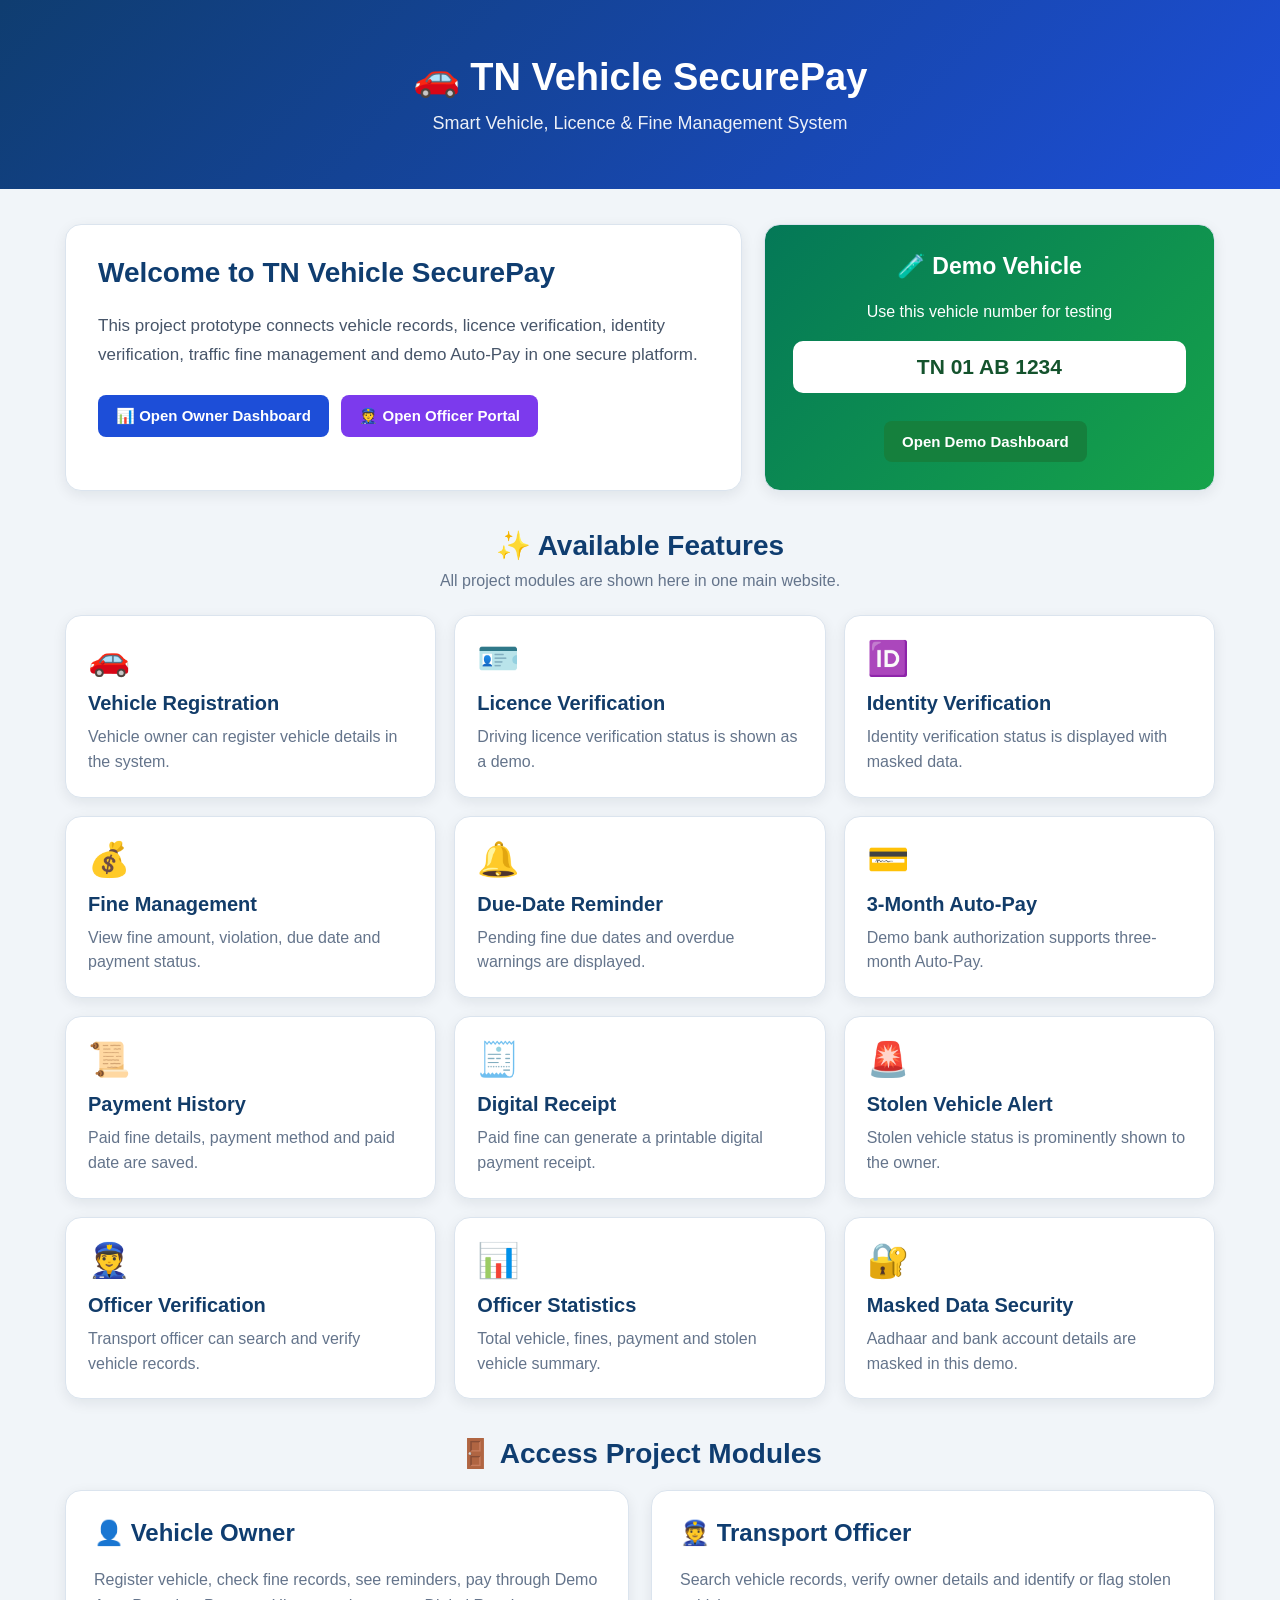
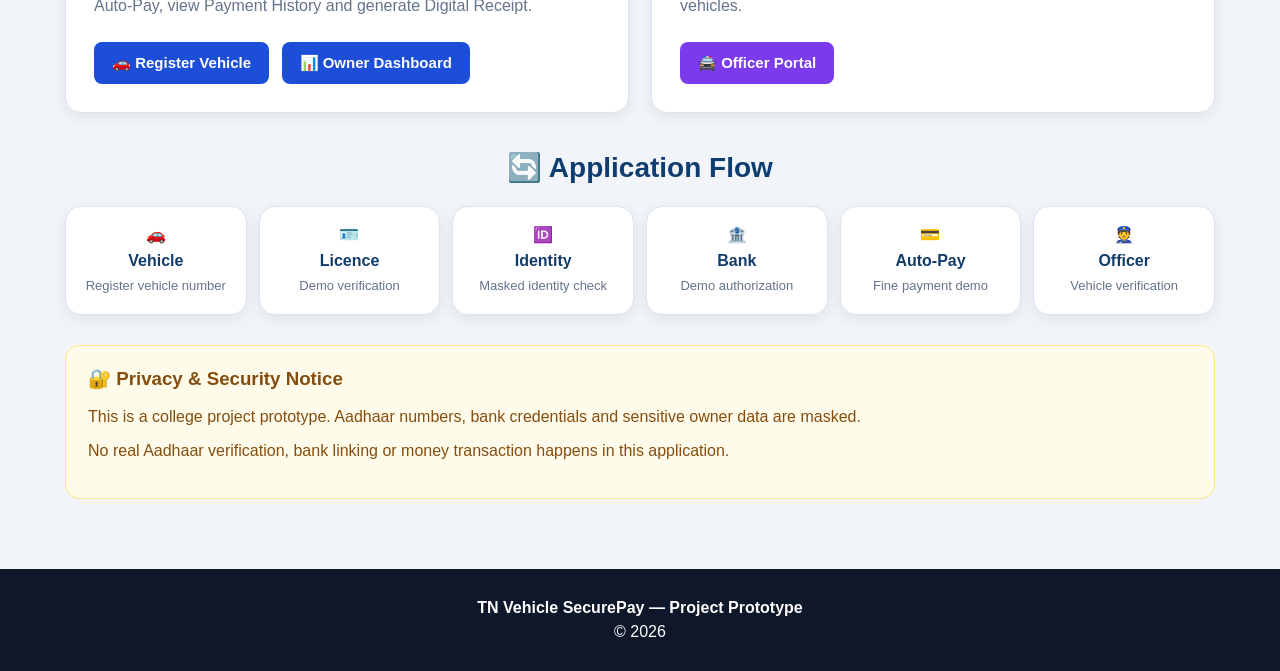
<file: index.html>
<!DOCTYPE html>
<html lang="en">
<head>
    <meta charset="UTF-8">
    <meta
        name="viewport"
        content="width=device-width, initial-scale=1.0"
    >

    <title>TN Vehicle SecurePay</title>

    <style>
        * {
            box-sizing: border-box;
        }

        body {
            margin: 0;
            font-family: Arial, sans-serif;
            color: #1e293b;
            background: #f1f5f9;
        }

        header {
            padding: 55px 20px;
            text-align: center;
            color: white;
            background: linear-gradient(135deg, #0f3d70, #1d4ed8);
        }

        header h1 {
            margin: 0;
            font-size: 38px;
        }

        header p {
            margin: 14px 0 0;
            font-size: 18px;
            opacity: 0.92;
        }

        .container {
            width: min(1150px, 92%);
            margin: 0 auto;
            padding: 35px 0;
        }

        .hero {
            display: grid;
            grid-template-columns: 1.5fr 1fr;
            gap: 22px;
            align-items: stretch;
            margin-bottom: 28px;
        }

        .hero-text,
        .demo-box,
        .section-card,
        .feature-card,
        .flow-card {
            border: 1px solid #dbe4ee;
            border-radius: 16px;
            background: white;
            box-shadow: 0 4px 14px rgba(15, 23, 42, 0.08);
        }

        .hero-text {
            padding: 32px;
        }

        .hero-text h2 {
            margin-top: 0;
            color: #0f3d70;
            font-size: 28px;
        }

        .hero-text p {
            color: #475569;
            line-height: 1.7;
            font-size: 17px;
        }

        .demo-box {
            padding: 28px;
            color: white;
            text-align: center;
            background: linear-gradient(135deg, #047857, #16a34a);
        }

        .demo-box h3 {
            margin-top: 0;
            font-size: 23px;
        }

        .demo-number {
            margin: 20px 0;
            padding: 14px;
            border-radius: 10px;
            color: #14532d;
            font-size: 21px;
            font-weight: bold;
            background: white;
        }

        h2.section-title {
            margin: 38px 0 10px;
            color: #0f3d70;
            text-align: center;
            font-size: 28px;
        }

        .section-subtitle {
            margin: 0 0 25px;
            color: #64748b;
            text-align: center;
        }

        .feature-grid {
            display: grid;
            grid-template-columns: repeat(3, 1fr);
            gap: 18px;
        }

        .feature-card {
            padding: 22px;
            transition: 0.2s ease;
        }

        .feature-card:hover {
            transform: translateY(-4px);
            box-shadow: 0 10px 22px rgba(15, 23, 42, 0.14);
        }

        .feature-icon {
            font-size: 34px;
        }

        .feature-card h3 {
            margin: 14px 0 10px;
            color: #123c69;
            font-size: 20px;
        }

        .feature-card p {
            margin: 0;
            color: #64748b;
            line-height: 1.55;
        }

        .portal-grid {
            display: grid;
            grid-template-columns: repeat(2, 1fr);
            gap: 22px;
            margin-top: 20px;
        }

        .section-card {
            padding: 28px;
        }

        .section-card h2 {
            margin-top: 0;
            color: #0f3d70;
        }

        .section-card p {
            color: #64748b;
            line-height: 1.6;
        }

        button {
            border: none;
            border-radius: 8px;
            padding: 12px 18px;
            margin: 8px 8px 0 0;
            color: white;
            font-size: 15px;
            font-weight: bold;
            cursor: pointer;
            background: #1d4ed8;
        }

        button:hover {
            background: #123c9b;
        }

        .green-button {
            background: #15803d;
        }

        .green-button:hover {
            background: #166534;
        }

        .officer-button {
            background: #7c3aed;
        }

        .officer-button:hover {
            background: #5b21b6;
        }

        .flow-grid {
            display: grid;
            grid-template-columns: repeat(6, 1fr);
            gap: 12px;
            margin-top: 22px;
        }

        .flow-card {
            padding: 18px 10px;
            text-align: center;
        }

        .flow-card strong {
            display: block;
            margin-top: 8px;
            color: #123c69;
        }

        .flow-card span {
            display: block;
            margin-top: 7px;
            color: #64748b;
            font-size: 13px;
            line-height: 1.4;
        }

        .privacy {
            margin-top: 30px;
            padding: 22px;
            border: 1px solid #fde68a;
            border-radius: 14px;
            color: #854d0e;
            background: #fffbeb;
        }

        .privacy h3 {
            margin-top: 0;
        }

        footer {
            margin-top: 35px;
            padding: 24px;
            color: white;
            text-align: center;
            background: #0f172a;
        }

        footer p {
            margin: 6px;
        }

        @media (max-width: 850px) {
            .hero,
            .portal-grid {
                grid-template-columns: 1fr;
            }

            .feature-grid {
                grid-template-columns: repeat(2, 1fr);
            }

            .flow-grid {
                grid-template-columns: repeat(3, 1fr);
            }
        }

        @media (max-width: 520px) {
            header h1 {
                font-size: 29px;
            }

            .feature-grid,
            .flow-grid {
                grid-template-columns: 1fr;
            }
        }
    </style>
</head>

<body>

    <header>
        <h1>🚗 TN Vehicle SecurePay</h1>
        <p>Smart Vehicle, Licence & Fine Management System</p>
    </header>

    <main class="container">

        <section class="hero">
            <div class="hero-text">
                <h2>Welcome to TN Vehicle SecurePay</h2>

                <p>
                    This project prototype connects vehicle records,
                    licence verification, identity verification, traffic fine
                    management and demo Auto-Pay in one secure platform.
                </p>

                <button onclick="openOwnerDashboard()">
                    📊 Open Owner Dashboard
                </button>

                <button
                    class="officer-button"
                    onclick="openOfficerPortal()"
                >
                    👮 Open Officer Portal
                </button>
            </div>

            <div class="demo-box">
                <h3>🧪 Demo Vehicle</h3>

                <p>Use this vehicle number for testing</p>

                <div class="demo-number">
                    TN 01 AB 1234
                </div>

                <button
                    class="green-button"
                    onclick="openDemoDashboard()"
                >
                    Open Demo Dashboard
                </button>
            </div>
        </section>

        <h2 class="section-title">✨ Available Features</h2>

        <p class="section-subtitle">
            All project modules are shown here in one main website.
        </p>

        <section class="feature-grid">

            <div class="feature-card">
                <div class="feature-icon">🚗</div>
                <h3>Vehicle Registration</h3>
                <p>
                    Vehicle owner can register vehicle details in the system.
                </p>
            </div>

            <div class="feature-card">
                <div class="feature-icon">🪪</div>
                <h3>Licence Verification</h3>
                <p>
                    Driving licence verification status is shown as a demo.
                </p>
            </div>

            <div class="feature-card">
                <div class="feature-icon">🆔</div>
                <h3>Identity Verification</h3>
                <p>
                    Identity verification status is displayed with masked data.
                </p>
            </div>

            <div class="feature-card">
                <div class="feature-icon">💰</div>
                <h3>Fine Management</h3>
                <p>
                    View fine amount, violation, due date and payment status.
                </p>
            </div>

            <div class="feature-card">
                <div class="feature-icon">🔔</div>
                <h3>Due-Date Reminder</h3>
                <p>
                    Pending fine due dates and overdue warnings are displayed.
                </p>
            </div>

            <div class="feature-card">
                <div class="feature-icon">💳</div>
                <h3>3-Month Auto-Pay</h3>
                <p>
                    Demo bank authorization supports three-month Auto-Pay.
                </p>
            </div>

            <div class="feature-card">
                <div class="feature-icon">📜</div>
                <h3>Payment History</h3>
                <p>
                    Paid fine details, payment method and paid date are saved.
                </p>
            </div>

            <div class="feature-card">
                <div class="feature-icon">🧾</div>
                <h3>Digital Receipt</h3>
                <p>
                    Paid fine can generate a printable digital payment receipt.
                </p>
            </div>

            <div class="feature-card">
                <div class="feature-icon">🚨</div>
                <h3>Stolen Vehicle Alert</h3>
                <p>
                    Stolen vehicle status is prominently shown to the owner.
                </p>
            </div>

            <div class="feature-card">
                <div class="feature-icon">👮</div>
                <h3>Officer Verification</h3>
                <p>
                    Transport officer can search and verify vehicle records.
                </p>
            </div>

            <div class="feature-card">
                <div class="feature-icon">📊</div>
                <h3>Officer Statistics</h3>
                <p>
                    Total vehicle, fines, payment and stolen vehicle summary.
                </p>
            </div>

            <div class="feature-card">
                <div class="feature-icon">🔐</div>
                <h3>Masked Data Security</h3>
                <p>
                    Aadhaar and bank account details are masked in this demo.
                </p>
            </div>

        </section>

        <h2 class="section-title">🚪 Access Project Modules</h2>

        <section class="portal-grid">

            <div class="section-card">
                <h2>👤 Vehicle Owner</h2>

                <p>
                    Register vehicle, check fine records, see reminders,
                    pay through Demo Auto-Pay, view Payment History and
                    generate Digital Receipt.
                </p>

                <button onclick="openOwnerRegistration()">
                    🚗 Register Vehicle
                </button>

                <button onclick="openOwnerDashboard()">
                    📊 Owner Dashboard
                </button>
            </div>

            <div class="section-card">
                <h2>👮 Transport Officer</h2>

                <p>
                    Search vehicle records, verify owner details and
                    identify or flag stolen vehicles.
                </p>

                <button
                    class="officer-button"
                    onclick="openOfficerPortal()"
                >
                    🚔 Officer Portal
                </button>
            </div>

        </section>

        <h2 class="section-title">🔄 Application Flow</h2>

        <section class="flow-grid">

            <div class="flow-card">
                🚗
                <strong>Vehicle</strong>
                <span>Register vehicle number</span>
            </div>

            <div class="flow-card">
                🪪
                <strong>Licence</strong>
                <span>Demo verification</span>
            </div>

            <div class="flow-card">
                🆔
                <strong>Identity</strong>
                <span>Masked identity check</span>
            </div>

            <div class="flow-card">
                🏦
                <strong>Bank</strong>
                <span>Demo authorization</span>
            </div>

            <div class="flow-card">
                💳
                <strong>Auto-Pay</strong>
                <span>Fine payment demo</span>
            </div>

            <div class="flow-card">
                👮
                <strong>Officer</strong>
                <span>Vehicle verification</span>
            </div>

        </section>

        <section class="privacy">
            <h3>🔐 Privacy & Security Notice</h3>

            <p>
                This is a college project prototype. Aadhaar numbers,
                bank credentials and sensitive owner data are masked.
            </p>

            <p>
                No real Aadhaar verification, bank linking or money transaction
                happens in this application.
            </p>
        </section>

    </main>

    <footer>
        <p><strong>TN Vehicle SecurePay — Project Prototype</strong></p>
        <p>© 2026</p>
    </footer>

    <script>
        function openOwnerRegistration() {
            window.location.href = "owner-register.html";
        }

        function openOwnerDashboard() {
            window.location.href = "owner-dashboard.html";
        }

        function openOfficerPortal() {
            window.location.href = "admin.html";
        }

        function openDemoDashboard() {
            window.location.href =
                "owner-dashboard.html?vehicle=TN%2001%20AB%201234";
        }
    </script>

</body>
</html>
</file>
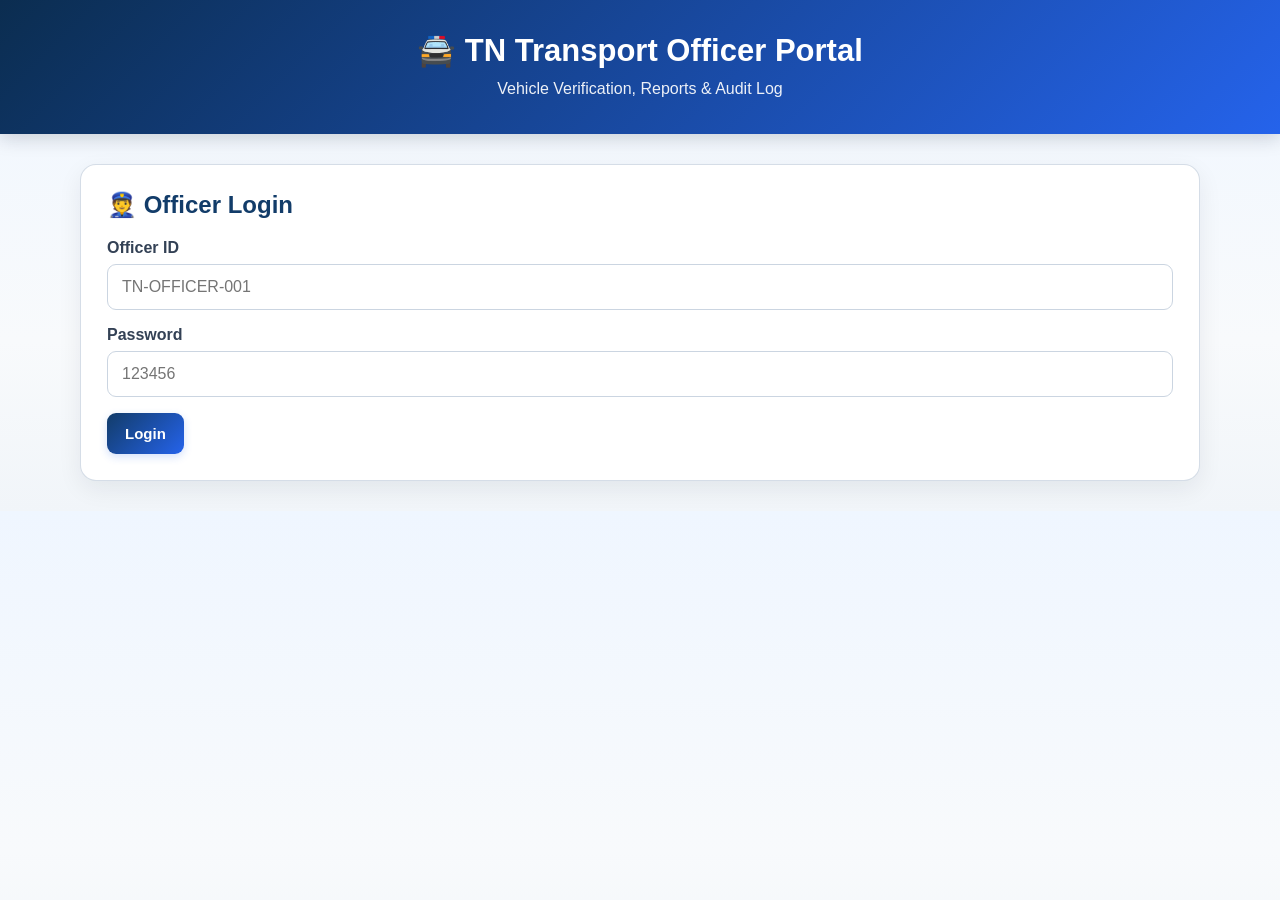
<file: admin.html>
<!DOCTYPE html>
<html lang="en">

<head>
    <meta charset="UTF-8">

    <meta
        name="viewport"
        content="width=device-width, initial-scale=1.0"
    >

    <title>Officer Portal</title>

    <link rel="stylesheet" href="style.css">

    <style>
        .hidden {
            display: none;
        }

        .stats-grid {
            display: grid;
            grid-template-columns: repeat(4, 1fr);
            gap: 14px;
            margin: 18px 0;
        }

        .stat-box {
            padding: 18px;
            border-radius: 12px;
            text-align: center;
            border: 1px solid #dbe4ee;
            background: #f8fafc;
        }

        .stat-box h4 {
            margin: 0;
            color: #475569;
        }

        .stat-box p {
            margin: 10px 0 0;
            color: #123c69;
            font-size: 25px;
            font-weight: bold;
        }

        .report-grid {
            display: grid;
            grid-template-columns: repeat(2, 1fr);
            gap: 18px;
        }

        .chart-box {
            padding: 20px;
            border: 1px solid #dbe4ee;
            border-radius: 12px;
            background: #f8fafc;
        }

        .chart-box h3 {
            margin-top: 0;
            color: #123c69;
        }

        .chart-row {
            margin: 18px 0;
        }

        .chart-label {
            display: flex;
            justify-content: space-between;
            margin-bottom: 7px;
            font-weight: bold;
        }

        .chart-track {
            overflow: hidden;
            height: 22px;
            border-radius: 20px;
            background: #e2e8f0;
        }

        .chart-fill {
            height: 100%;
            min-width: 3%;
            border-radius: 20px;
        }

        .paid-fill {
            background: #16a34a;
        }

        .pending-fill {
            background: #dc2626;
        }

        .fine-card,
        .audit-card {
            padding: 16px;
            margin-top: 12px;
            border: 1px solid #dbe4ee;
            border-radius: 10px;
            background: #f8fafc;
        }

        .audit-card {
            border-left: 5px solid #7c3aed;
        }

        .stolen-card {
            padding: 17px;
            margin: 15px 0;
            border-radius: 10px;
            color: #991b1b;
            border: 1px solid #fca5a5;
            background: #fef2f2;
        }

        .normal-card {
            padding: 17px;
            margin: 15px 0;
            border-radius: 10px;
            color: #166534;
            border: 1px solid #86efac;
            background: #f0fdf4;
        }

        .danger-button {
            background: #dc2626;
        }

        .normal-button {
            background: #15803d;
        }

        .logout {
            background: #475569;
        }

        .paid {
            color: #15803d;
            font-weight: bold;
        }

        .pending {
            color: #dc2626;
            font-weight: bold;
        }

        .report-table {
            width: 100%;
            margin-top: 16px;
            border-collapse: collapse;
        }

        .report-table th,
        .report-table td {
            padding: 12px;
            text-align: left;
            border-bottom: 1px solid #dbe4ee;
        }

        .report-table th {
            color: white;
            background: #123c69;
        }

        /* ==============================
           FINE MANAGEMENT
        ============================== */

        .fine-management {
            padding: 20px;
            margin-top: 18px;
            border: 1px solid #bfdbfe;
            border-radius: 12px;
            background: #eff6ff;
        }

        .fine-management h3 {
            margin-top: 0;
            color: #123c69;
        }

        .fine-management label {
            display: block;
            margin-top: 14px;
            margin-bottom: 7px;
            font-weight: bold;
            color: #1e293b;
        }

        .fine-management select,
        .fine-management input {
            width: 100%;
            box-sizing: border-box;
            padding: 13px;
            border: 1px solid #cbd5e1;
            border-radius: 8px;
            font-size: 16px;
            background: white;
        }

        .fine-management button {
            margin-top: 18px;
        }

        .fine-success {
            padding: 14px;
            margin-top: 15px;
            border-radius: 8px;
            color: #166534;
            border: 1px solid #86efac;
            background: #dcfce7;
        }

        .fine-error {
            padding: 14px;
            margin-top: 15px;
            border-radius: 8px;
            color: #991b1b;
            border: 1px solid #fca5a5;
            background: #fee2e2;
        }

        .selected-vehicle {
            padding: 12px;
            margin-bottom: 15px;
            border-radius: 8px;
            color: #1e3a8a;
            background: #dbeafe;
            border: 1px solid #93c5fd;
            font-weight: bold;
        }

        @media (max-width: 850px) {

            .stats-grid {
                grid-template-columns: repeat(2, 1fr);
            }

            .report-grid {
                grid-template-columns: 1fr;
            }

            .report-table {
                font-size: 13px;
            }
        }

        @media (max-width: 480px) {

            .stats-grid {
                grid-template-columns: 1fr;
            }
        }
    </style>
</head>

<body>

    <header>
        <h1>🚔 TN Transport Officer Portal</h1>
        <p>Vehicle Verification, Reports & Audit Log</p>
    </header>

    <div class="container">

        <!-- ==============================
             LOGIN
        ============================== -->

        <div class="card" id="loginSection">

            <h2>👮 Officer Login</h2>

            <label>Officer ID</label>

            <input
                id="officerId"
                type="text"
                placeholder="TN-OFFICER-001"
            >

            <label>Password</label>

            <input
                id="officerPassword"
                type="password"
                placeholder="123456"
            >

            <button onclick="login()">
                Login
            </button>

            <div id="loginMessage"></div>

        </div>


        <!-- ==============================
             DASHBOARD
        ============================== -->

        <div id="dashboard" class="hidden">

            <!-- ==============================
                 STATISTICS
            ============================== -->

            <div class="card">

                <h2>📊 Officer Statistics</h2>

                <div class="stats-grid">

                    <div class="stat-box">
                        <h4>Total Vehicles</h4>
                        <p id="totalVehicles">0</p>
                    </div>

                    <div class="stat-box">
                        <h4>Total Fines</h4>
                        <p id="totalFines">0</p>
                    </div>

                    <div class="stat-box">
                        <h4>Pending Fines</h4>
                        <p id="pendingFines">0</p>
                    </div>

                    <div class="stat-box">
                        <h4>Paid Fines</h4>
                        <p id="paidFines">0</p>
                    </div>

                    <div class="stat-box">
                        <h4>Pending Amount</h4>
                        <p id="pendingAmount">₹0</p>
                    </div>

                    <div class="stat-box">
                        <h4>Paid Amount</h4>
                        <p id="paidAmount">₹0</p>
                    </div>

                    <div class="stat-box">
                        <h4>Stolen Vehicles</h4>
                        <p id="stolenVehicles">0</p>
                    </div>

                    <div class="stat-box">
                        <h4>Auto-Pay Active</h4>
                        <p id="autoPayVehicles">0</p>
                    </div>

                </div>

            </div>


            <!-- ==============================
                 REPORTS
            ============================== -->

            <div class="card">

                <h2>📈 Fine Reports & Analytics</h2>

                <div class="report-grid">

                    <div class="chart-box">

                        <h3>Fine Status Report</h3>

                        <div class="chart-row">

                            <div class="chart-label">
                                <span>✅ Paid Fines</span>
                                <span id="paidFineCount">0</span>
                            </div>

                            <div class="chart-track">

                                <div
                                    id="paidFineBar"
                                    class="chart-fill paid-fill"
                                    style="width: 0%;"
                                ></div>

                            </div>

                        </div>


                        <div class="chart-row">

                            <div class="chart-label">
                                <span>⚠️ Pending Fines</span>
                                <span id="pendingFineCount">0</span>
                            </div>

                            <div class="chart-track">

                                <div
                                    id="pendingFineBar"
                                    class="chart-fill pending-fill"
                                    style="width: 0%;"
                                ></div>

                            </div>

                        </div>

                    </div>


                    <div class="chart-box">

                        <h3>Fine Amount Report</h3>

                        <div class="chart-row">

                            <div class="chart-label">
                                <span>✅ Paid Amount</span>
                                <span id="paidAmountReport">₹0</span>
                            </div>

                            <div class="chart-track">

                                <div
                                    id="paidAmountBar"
                                    class="chart-fill paid-fill"
                                    style="width: 0%;"
                                ></div>

                            </div>

                        </div>


                        <div class="chart-row">

                            <div class="chart-label">
                                <span>⚠️ Pending Amount</span>
                                <span id="pendingAmountReport">₹0</span>
                            </div>

                            <div class="chart-track">

                                <div
                                    id="pendingAmountBar"
                                    class="chart-fill pending-fill"
                                    style="width: 0%;"
                                ></div>

                            </div>

                        </div>

                    </div>

                </div>


                <h3>📋 Fine Report Table</h3>

                <div id="reportTableArea">
                    Loading report...
                </div>

            </div>


            <!-- ==============================
                 SEARCH VEHICLE
            ============================== -->

            <div class="card">

                <h2>🔍 Search Vehicle</h2>

                <input
                    id="searchVehicle"
                    type="text"
                    placeholder="TN 01 AB 1234"
                >

                <button onclick="searchVehicle()">
                    🔍 Search Vehicle
                </button>

                <button
                    class="logout"
                    onclick="logout()"
                >
                    Logout
                </button>

                <div id="vehicleResult"></div>

            </div>


            <!-- ==============================
                 AUDIT LOG
            ============================== -->

            <div class="card">

                <h2>🔐 Officer Audit Log</h2>

                <p>
                    Vehicle searches, fines and vehicle-status changes are recorded here.
                </p>

                <div id="auditLog">
                    Loading audit records...
                </div>

            </div>

        </div>

    </div>


    <!-- ==============================
         JAVASCRIPT
    ============================== -->

    <script>

        const API_URL = "https://mywebsite-6miv.onrender.com";

        let loggedInOfficerId = "";

        let selectedVehicleNumber = "";


        /* ==============================
           HTML SECURITY
        ============================== */

        function escapeHtml(value) {

            return String(value || "-")
                .replace(/&/g, "&amp;")
                .replace(/</g, "&lt;")
                .replace(/>/g, "&gt;");
        }


        /* ==============================
           DATE FORMAT
        ============================== */

        function formatDateTime(value) {

            if (!value) return "-";

            return new Date(value).toLocaleString("en-IN", {
                dateStyle: "medium",
                timeStyle: "short"
            });
        }


        /* ==============================
           LOGIN
        ============================== */

        function login() {

            const officerId =
                document
                    .getElementById("officerId")
                    .value
                    .trim();

            const password =
                document
                    .getElementById("officerPassword")
                    .value
                    .trim();

            const message =
                document.getElementById("loginMessage");


            if (
                officerId === "TN-OFFICER-001" &&
                password === "123456"
            ) {

                loggedInOfficerId = officerId;

                document
                    .getElementById("loginSection")
                    .classList
                    .add("hidden");

                document
                    .getElementById("dashboard")
                    .classList
                    .remove("hidden");


                loadStatistics();

                loadReports();

                loadAuditLogs();

                message.innerHTML = "";

            } else {

                message.innerHTML = `
                    <div class="error">
                        ❌ Invalid officer login.
                        <br><br>

                        Demo ID:
                        <strong>TN-OFFICER-001</strong>

                        <br>

                        Password:
                        <strong>123456</strong>
                    </div>
                `;
            }
        }


        /* ==============================
           LOGOUT
        ============================== */

        function logout() {

            loggedInOfficerId = "";

            selectedVehicleNumber = "";


            document
                .getElementById("dashboard")
                .classList
                .add("hidden");


            document
                .getElementById("loginSection")
                .classList
                .remove("hidden");


            document
                .getElementById("officerPassword")
                .value = "";


            document
                .getElementById("searchVehicle")
                .value = "";


            document
                .getElementById("vehicleResult")
                .innerHTML = "";


            document
                .getElementById("auditLog")
                .innerHTML = "";
        }


        /* ==============================
           STATISTICS
        ============================== */

        async function loadStatistics() {

            try {

                const response = await fetch(
                    `${API_URL}/api/officer/statistics`
                );

                const data = await response.json();

                if (!response.ok) return;

                const stats = data.statistics;


                document
                    .getElementById("totalVehicles")
                    .textContent = stats.totalVehicles;


                document
                    .getElementById("totalFines")
                    .textContent = stats.totalFines;


                document
                    .getElementById("pendingFines")
                    .textContent = stats.pendingFines;


                document
                    .getElementById("paidFines")
                    .textContent = stats.paidFines;


                document
                    .getElementById("pendingAmount")
                    .textContent = "₹" + stats.pendingAmount;


                document
                    .getElementById("paidAmount")
                    .textContent = "₹" + stats.paidAmount;


                document
                    .getElementById("stolenVehicles")
                    .textContent = stats.stolenVehicles;


                document
                    .getElementById("autoPayVehicles")
                    .textContent = stats.autoPayVehicles;

            } catch (error) {

                console.error("Statistics error:", error);

            }
        }


        /* ==============================
           REPORTS
        ============================== */

        async function loadReports() {

            const reportTableArea =
                document.getElementById("reportTableArea");


            try {

                const response =
                    await fetch(`${API_URL}/api/fines`);

                const fines =
                    await response.json();


                const paidFines =
                    fines.filter(function (fine) {

                        return String(fine.status)
                            .toLowerCase() === "paid";

                    });


                const pendingFines =
                    fines.filter(function (fine) {

                        return String(fine.status)
                            .toLowerCase() !== "paid";

                    });


                const paidAmount =
                    paidFines.reduce(function (total, fine) {

                        return total +
                            Number(fine.fineAmount || 0);

                    }, 0);


                const pendingAmount =
                    pendingFines.reduce(function (total, fine) {

                        return total +
                            Number(fine.fineAmount || 0);

                    }, 0);


                const totalCount =
                    fines.length || 1;


                const totalAmount =
                    paidAmount + pendingAmount || 1;


                document
                    .getElementById("paidFineCount")
                    .textContent =
                    paidFines.length;


                document
                    .getElementById("pendingFineCount")
                    .textContent =
                    pendingFines.length;


                document
                    .getElementById("paidAmountReport")
                    .textContent =
                    "₹" + paidAmount;


                document
                    .getElementById("pendingAmountReport")
                    .textContent =
                    "₹" + pendingAmount;


                document
                    .getElementById("paidFineBar")
                    .style.width =
                    (paidFines.length / totalCount) * 100 + "%";


                document
                    .getElementById("pendingFineBar")
                    .style.width =
                    (pendingFines.length / totalCount) * 100 + "%";


                document
                    .getElementById("paidAmountBar")
                    .style.width =
                    (paidAmount / totalAmount) * 100 + "%";


                document
                    .getElementById("pendingAmountBar")
                    .style.width =
                    (pendingAmount / totalAmount) * 100 + "%";


                if (!fines.length) {

                    reportTableArea.innerHTML = `
                        <div class="normal-card">
                            ✅ No fine records available.
                        </div>
                    `;

                    return;
                }


                reportTableArea.innerHTML = `
                    <table class="report-table">

                        <thead>

                            <tr>
                                <th>Fine ID</th>
                                <th>Vehicle</th>
                                <th>Violation</th>
                                <th>Amount</th>
                                <th>Status</th>
                            </tr>

                        </thead>

                        <tbody>

                            ${
                                fines.map(function (fine) {

                                    const isPaid =
                                        String(fine.status)
                                            .toLowerCase() === "paid";


                                    return `
                                        <tr>

                                            <td>
                                                ${escapeHtml(fine.id)}
                                            </td>

                                            <td>
                                                ${escapeHtml(fine.vehicleNumber)}
                                            </td>

                                            <td>
                                                ${escapeHtml(fine.violation)}
                                            </td>

                                            <td>
                                                ₹${escapeHtml(fine.fineAmount)}
                                            </td>

                                            <td
                                                class="${isPaid ? "paid" : "pending"}"
                                            >
                                                ${
                                                    isPaid
                                                        ? "✅ PAID"
                                                        : "⚠️ PENDING"
                                                }
                                            </td>

                                        </tr>
                                    `;

                                }).join("")
                            }

                        </tbody>

                    </table>
                `;

            } catch (error) {

                reportTableArea.innerHTML = `
                    <div class="error">
                        ❌ Report loading failed.
                    </div>
                `;
            }
        }


        /* ==============================
           AUDIT LOG
        ============================== */

        async function loadAuditLogs() {

            const auditLog =
                document.getElementById("auditLog");


            try {

                const response =
                    await fetch(
                        `${API_URL}/api/officer/audit-logs`
                    );


                const data =
                    await response.json();


                if (!data.logs.length) {

                    auditLog.innerHTML = `
                        <div class="normal-card">
                            ℹ️ No audit records yet.
                            Search a vehicle to begin.
                        </div>
                    `;

                    return;
                }


                auditLog.innerHTML =
                    data.logs.map(function (log) {

                        return `
                            <div class="audit-card">

                                <p>
                                    <strong>Action:</strong>
                                    ${escapeHtml(log.action)}
                                </p>

                                <p>
                                    <strong>Officer ID:</strong>
                                    ${escapeHtml(log.officerId)}
                                </p>

                                <p>
                                    <strong>Vehicle:</strong>
                                    ${escapeHtml(log.vehicleNumber)}
                                </p>

                                <p>
                                    <strong>Details:</strong>
                                    ${escapeHtml(log.details)}
                                </p>

                                <p>
                                    <strong>Date & Time:</strong>
                                    ${formatDateTime(log.dateTime)}
                                </p>

                            </div>
                        `;

                    }).join("");


            } catch (error) {

                auditLog.innerHTML = `
                    <div class="error">
                        ❌ Audit Log loading failed.
                    </div>
                `;
            }
        }


        /* ==============================
           SEARCH VEHICLE
        ============================== */

        async function searchVehicle() {

            const vehicleNumber =
                document
                    .getElementById("searchVehicle")
                    .value
                    .trim()
                    .toUpperCase();


            const result =
                document.getElementById("vehicleResult");


            if (!vehicleNumber) {

                result.innerHTML = `
                    <div class="error">
                        ❌ Please enter vehicle number.
                    </div>
                `;

                return;
            }


            try {

                const response =
                    await fetch(
                        `${API_URL}/api/officer/vehicle/${encodeURIComponent(vehicleNumber)}?officerId=${encodeURIComponent(loggedInOfficerId)}`
                    );


                const data =
                    await response.json();


                if (!response.ok) {

                    result.innerHTML = `
                        <div class="error">
                            ❌ ${escapeHtml(data.message)}
                        </div>
                    `;

                    loadAuditLogs();

                    return;
                }


                selectedVehicleNumber =
                    vehicleNumber;


                displayVehicle(data);

                loadAuditLogs();


            } catch (error) {

                result.innerHTML = `
                    <div class="error">
                        ❌ Backend connection failed.
                    </div>
                `;
            }
        }


        /* ==============================
           DISPLAY VEHICLE
        ============================== */

        function displayVehicle(data) {

            const vehicle =
                data.vehicle;


            const fines =
                data.fines;


            const result =
                document.getElementById("vehicleResult");


            const isStolen =
                vehicle.stolen === true;


            const fineHtml =
                fines.length

                    ? fines.map(function (fine) {

                        const isPaid =
                            String(fine.status)
                                .toLowerCase() === "paid";


                        return `
                            <div class="fine-card">

                                <p>
                                    <strong>Fine ID:</strong>
                                    ${escapeHtml(fine.id)}
                                </p>

                                <p>
                                    <strong>Violation:</strong>
                                    ${escapeHtml(fine.violation)}
                                </p>

                                <p>
                                    <strong>Amount:</strong>
                                    ₹${escapeHtml(fine.fineAmount)}
                                </p>

                                <p>
                                    <strong>Registered Date:</strong>
                                    ${escapeHtml(fine.registeredDate)}
                                </p>

                                <p>
                                    <strong>Status:</strong>

                                    <span
                                        class="${isPaid ? "paid" : "pending"}"
                                    >
                                        ${
                                            isPaid
                                                ? "✅ PAID"
                                                : "⚠️ PENDING"
                                        }
                                    </span>

                                </p>

                            </div>
                        `;

                    }).join("")

                    : `
                        <div class="normal-card">
                            ✅ No fine records found.
                        </div>
                    `;


            result.innerHTML = `

                ${
                    isStolen

                        ? `
                            <div class="stolen-card">
                                🚨
                                <strong>
                                    FLAGGED / STOLEN VEHICLE
                                </strong>
                            </div>
                        `

                        : `
                            <div class="normal-card">
                                ✅
                                <strong>
                                    Vehicle Status: Normal
                                </strong>
                            </div>
                        `
                }


                <!-- VEHICLE DETAILS -->

                <div class="fine-card">

                    <h2>
                        🚗 Vehicle Verification
                    </h2>


                    <p>
                        <strong>
                            Vehicle Number:
                        </strong>

                        ${escapeHtml(vehicle.vehicleNumber)}
                    </p>


                    <p>
                        <strong>
                            Owner Name:
                        </strong>

                        ${escapeHtml(vehicle.ownerName)}
                    </p>


                    <p>
                        <strong>
                            Licence:
                        </strong>

                        ✅
                        ${escapeHtml(vehicle.licenceStatus)}
                    </p>


                    <p>
                        <strong>
                            Identity:
                        </strong>

                        ✅
                        ${escapeHtml(vehicle.aadhaarStatus)}
                    </p>


                    <p>
                        <strong>
                            Auto-Pay:
                        </strong>

                        ${escapeHtml(vehicle.autoDebitStatus)}
                    </p>


                    <p>
                        <strong>
                            Vehicle Status:
                        </strong>

                        ${escapeHtml(vehicle.vehicleStatus)}
                    </p>


                    ${
                        isStolen

                            ? `
                                <button
                                    class="normal-button"
                                    onclick="markNormal()"
                                >
                                    ✅ Remove Stolen Flag
                                </button>
                            `

                            : `
                                <button
                                    class="danger-button"
                                    onclick="markStolen()"
                                >
                                    🚨 Flag Vehicle as Stolen
                                </button>
                            `
                    }

                </div>


                <!-- ==============================
                     FINE MANAGEMENT
                ============================== -->

                <div class="fine-management">

                    <h2>
                        💰 Fine Management
                    </h2>


                    <div class="selected-vehicle">

                        🚗 Selected Vehicle:
                        ${escapeHtml(vehicle.vehicleNumber)}

                    </div>


                    <h3>
                        👮 Add New Traffic Fine
                    </h3>


                    <label for="fineViolation">
                        Violation Reason
                    </label>


                    <select id="fineViolation">

                        <option value="">
                            -- Select Violation --
                        </option>

                        <option value="No Helmet">
                            🚫 No Helmet
                        </option>

                        <option value="Drink & Drive">
                            🚗 Drink & Drive
                        </option>

                        <option value="Unauthorized Modification">
                            🔧 Unauthorized Modification
                        </option>

                        <option value="Signal Violation">
                            🚦 Signal Violation
                        </option>

                        <option value="Licence Violation">
                            🪪 Licence Violation
                        </option>

                        <option value="Rules Violation">
                            📋 Rules Violation
                        </option>

                    </select>


                    <label for="fineAmount">
                        Fine Amount
                    </label>


                    <input
                        id="fineAmount"
                        type="number"
                        min="1"
                        placeholder="Enter fine amount"
                    >


                    <button onclick="addFine()">
                        💰 Add Fine
                    </button>


                    <div id="fineMessage"></div>

                </div>


                <!-- EXISTING FINES -->

                <h2>
                    💰 Fine Records
                </h2>

                ${fineHtml}

            `;
        }


        /* ==============================
           ADD FINE
        ============================== */

        async function addFine() {

            const violation =
                document
                    .getElementById("fineViolation")
                    .value
                    .trim();


            const fineAmount =
                Number(
                    document
                        .getElementById("fineAmount")
                        .value
                );


            const message =
                document.getElementById("fineMessage");


            if (!violation) {

                message.innerHTML = `
                    <div class="fine-error">
                        ❌ Please select a violation reason.
                    </div>
                `;

                return;
            }


            if (!fineAmount || fineAmount <= 0) {

                message.innerHTML = `
                    <div class="fine-error">
                        ❌ Please enter a valid fine amount.
                    </div>
                `;

                return;
            }


            if (!selectedVehicleNumber) {

                message.innerHTML = `
                    <div class="fine-error">
                        ❌ Please search a vehicle first.
                    </div>
                `;

                return;
            }


            if (!loggedInOfficerId) {

                message.innerHTML = `
                    <div class="fine-error">
                        ❌ Officer session expired. Please login again.
                    </div>
                `;

                return;
            }


            try {

                const response =
                    await fetch(
                        `${API_URL}/api/officer/fine`,
                        {
                            method: "POST",

                            headers: {
                                "Content-Type": "application/json"
                            },

                            body: JSON.stringify({

                                vehicleNumber:
                                    selectedVehicleNumber,

                                officerId:
                                    loggedInOfficerId,

                                violation:
                                    violation,

                                fineAmount:
                                    fineAmount

                            })
                        }
                    );


                const data =
                    await response.json();


                if (!response.ok) {

                    message.innerHTML = `
                        <div class="fine-error">
                            ❌
                            ${escapeHtml(data.message)}
                        </div>
                    `;

                    return;
                }


                message.innerHTML = `
                    <div class="fine-success">

                        ✅
                        <strong>
                            Fine added successfully!
                        </strong>

                        <br><br>

                        Violation:
                        <strong>
                            ${escapeHtml(violation)}
                        </strong>

                        <br>

                        Amount:
                        <strong>
                            ₹${fineAmount}
                        </strong>

                        <br>

                        Fine ID:
                        <strong>
                            ${escapeHtml(data.fine.id)}
                        </strong>

                    </div>
                `;


                document
                    .getElementById("fineViolation")
                    .value = "";


                document
                    .getElementById("fineAmount")
                    .value = "";


                await searchVehicle();

                await loadStatistics();

                await loadReports();

                await loadAuditLogs();


            } catch (error) {

                message.innerHTML = `
                    <div class="fine-error">

                        ❌ Backend connection failed.

                        <br>

                        Make sure Render backend is running.

                    </div>
                `;
            }
        }


        /* ==============================
           MARK STOLEN
        ============================== */

        async function markStolen() {

            if (
                !confirm(
                    "Flag this vehicle as STOLEN?"
                )
            ) {
                return;
            }


            await updateVehicleStatus("stolen");
        }


        /* ==============================
           MARK NORMAL
        ============================== */

        async function markNormal() {

            if (
                !confirm(
                    "Remove stolen flag and mark vehicle as NORMAL?"
                )
            ) {
                return;
            }


            await updateVehicleStatus("normal");
        }


        /* ==============================
           UPDATE VEHICLE STATUS
        ============================== */

        async function updateVehicleStatus(action) {

            try {

                const response =
                    await fetch(
                        `${API_URL}/api/officer/vehicle/${encodeURIComponent(selectedVehicleNumber)}/${action}`,
                        {
                            method: "PUT",

                            headers: {
                                "Content-Type": "application/json"
                            },

                            body: JSON.stringify({
                                officerId:
                                    loggedInOfficerId
                            })
                        }
                    );


                const data =
                    await response.json();


                if (!response.ok) {

                    alert(
                        "❌ " +
                        data.message
                    );

                    return;
                }


                alert(
                    "✅ " +
                    data.message
                );


                await searchVehicle();

                await loadStatistics();

                await loadReports();

                await loadAuditLogs();


            } catch (error) {

                alert(
                    "❌ Backend connection failed."
                );
            }
        }

    </script>

</body>

</html>
</file>
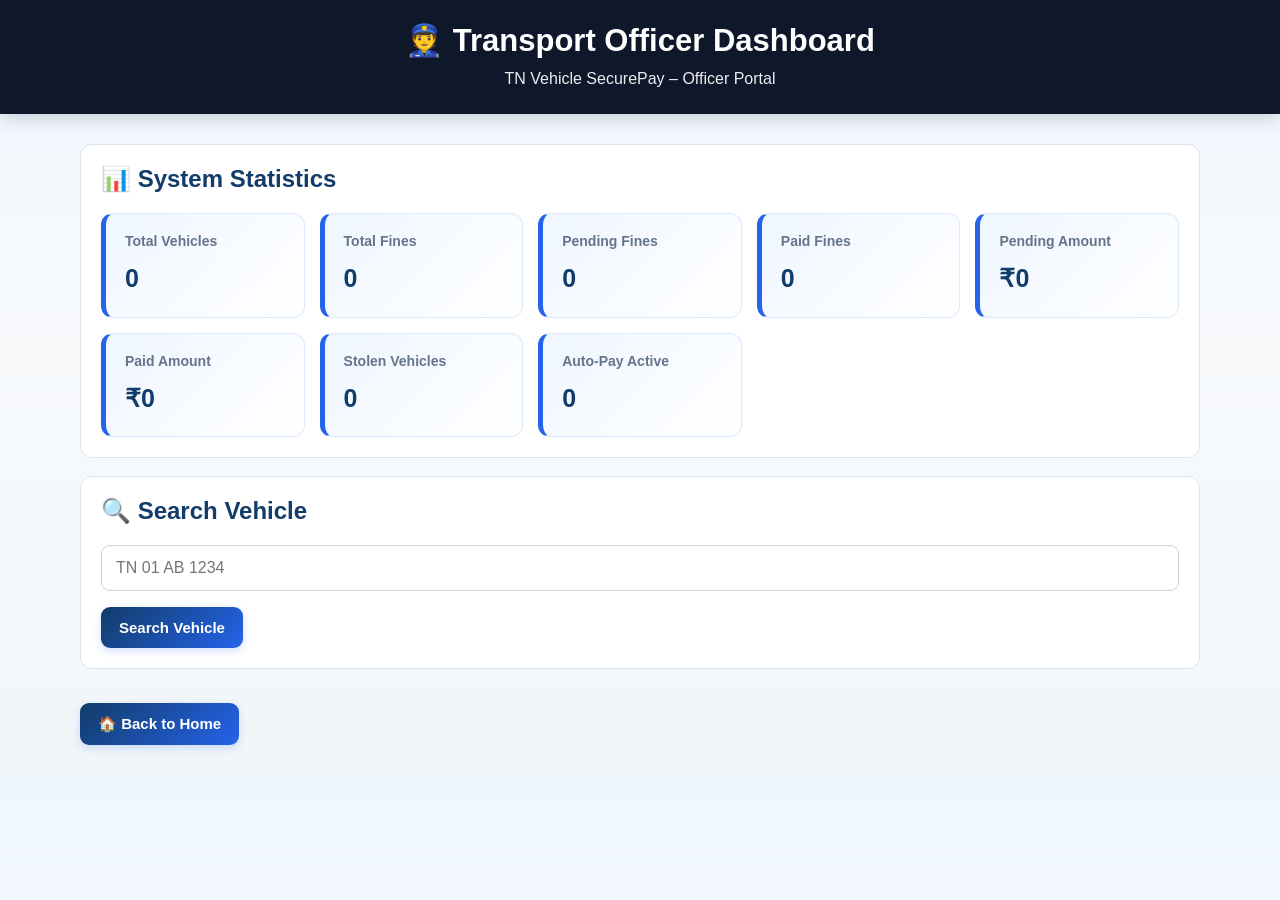
<file: officer-dashboard.html>
<!DOCTYPE html>
<html lang="en">
<head>
    <meta charset="UTF-8">
    <meta name="viewport" content="width=device-width, initial-scale=1.0">
    <title>Transport Officer Dashboard</title>
    <link rel="stylesheet" href="style.css">

    <style>
        .hidden {
            display: none;
        }

        .officer-header {
            background: #0f172a;
            color: white;
            padding: 22px;
            text-align: center;
        }

        .officer-card {
            border: 1px solid #dbe4ee;
            border-radius: 12px;
            padding: 20px;
            margin-bottom: 18px;
            background: #ffffff;
        }

        .result-box {
            background: #f8fafc;
            border: 1px solid #dbe4ee;
            border-radius: 12px;
            padding: 20px;
            margin-top: 18px;
        }

        .fine-box {
            padding: 14px;
            margin-top: 12px;
            border-left: 4px solid #2563eb;
            background: #eff6ff;
        }

        .danger-box {
            padding: 16px;
            border-radius: 10px;
            color: #991b1b;
            background: #fef2f2;
            border: 1px solid #fca5a5;
            margin: 15px 0;
        }

        .normal-box {
            padding: 16px;
            border-radius: 10px;
            color: #166534;
            background: #f0fdf4;
            border: 1px solid #86efac;
            margin: 15px 0;
        }

        .danger-button {
            background: #dc2626;
        }

        .normal-button {
            background: #15803d;
        }

        .pending {
            color: #dc2626;
            font-weight: bold;
        }

        .paid {
            color: #15803d;
            font-weight: bold;
        }
    </style>
</head>

<body>
    <header class="officer-header">
        <h1>👮 Transport Officer Dashboard</h1>
        <p>TN Vehicle SecurePay – Officer Portal</p>
    </header>

    <div class="container">

        <div class="officer-card">
            <h2>📊 System Statistics</h2>

            <div class="dashboard-grid">
                <div class="stat-card">
                    <h4>Total Vehicles</h4>
                    <p id="totalVehicles">0</p>
                </div>

                <div class="stat-card">
                    <h4>Total Fines</h4>
                    <p id="totalFines">0</p>
                </div>

                <div class="stat-card">
                    <h4>Pending Fines</h4>
                    <p id="pendingFines">0</p>
                </div>

                <div class="stat-card">
                    <h4>Paid Fines</h4>
                    <p id="paidFines">0</p>
                </div>

                <div class="stat-card">
                    <h4>Pending Amount</h4>
                    <p id="pendingAmount">₹0</p>
                </div>

                <div class="stat-card">
                    <h4>Paid Amount</h4>
                    <p id="paidAmount">₹0</p>
                </div>

                <div class="stat-card">
                    <h4>Stolen Vehicles</h4>
                    <p id="stolenVehicles">0</p>
                </div>

                <div class="stat-card">
                    <h4>Auto-Pay Active</h4>
                    <p id="autoPayVehicles">0</p>
                </div>
            </div>
        </div>

        <div class="officer-card">
            <h2>🔍 Search Vehicle</h2>

            <input
                id="searchVehicleNumber"
                type="text"
                placeholder="TN 01 AB 1234"
            >

            <button onclick="searchVehicle()">
                Search Vehicle
            </button>

            <div id="message"></div>
        </div>

        <div id="vehicleResult" class="hidden">
            <div class="result-box">
                <h2>🚗 Vehicle Details</h2>

                <div id="vehicleAlert"></div>

                <p><strong>Vehicle Number:</strong> <span id="vehicleNumber">-</span></p>
                <p><strong>Owner Name:</strong> <span id="ownerName">-</span></p>
                <p><strong>Licence Status:</strong> <span id="licenceStatus">-</span></p>
                <p><strong>Identity Status:</strong> <span id="identityStatus">-</span></p>
                <p><strong>Bank:</strong> <span id="bankName">-</span></p>
                <p><strong>Masked Account:</strong> <span id="bankAccount">-</span></p>
                <p><strong>Auto-Pay:</strong> <span id="autoPayStatus">-</span></p>
                <p><strong>Vehicle Status:</strong> <span id="status">-</span></p>

                <div id="actionButtons"></div>
            </div>

            <div class="result-box">
                <h2>💰 Fine Records</h2>
                <div id="fineRecords"></div>
            </div>
        </div>

        <button onclick="goHome()">🏠 Back to Home</button>
    </div>

    <script>
        const API_URL = "http://localhost:3000";
        let selectedVehicleNumber = "";

        function escapeHtml(value) {
            return String(value || "-")
                .replace(/&/g, "&amp;")
                .replace(/</g, "&lt;")
                .replace(/>/g, "&gt;");
        }

        function formatDate(value) {
            if (!value) return "-";

            return new Date(value).toLocaleDateString("en-IN", {
                day: "2-digit",
                month: "short",
                year: "numeric"
            });
        }

        async function loadStatistics() {
            try {
                const response = await fetch(`${API_URL}/api/officer/statistics`);
                const data = await response.json();

                if (!response.ok) return;

                const stats = data.statistics;

                document.getElementById("totalVehicles").textContent = stats.totalVehicles;
                document.getElementById("totalFines").textContent = stats.totalFines;
                document.getElementById("pendingFines").textContent = stats.pendingFines;
                document.getElementById("paidFines").textContent = stats.paidFines;
                document.getElementById("pendingAmount").textContent = "₹" + stats.pendingAmount;
                document.getElementById("paidAmount").textContent = "₹" + stats.paidAmount;
                document.getElementById("stolenVehicles").textContent = stats.stolenVehicles;
                document.getElementById("autoPayVehicles").textContent = stats.autoPayVehicles;
            } catch (error) {
                console.log("Statistics loading failed.");
            }
        }

        async function searchVehicle() {
            const vehicleNumber = document
                .getElementById("searchVehicleNumber")
                .value
                .trim()
                .toUpperCase();

            const message = document.getElementById("message");

            if (!vehicleNumber) {
                message.innerHTML = `<div class="error">❌ Enter vehicle number.</div>`;
                return;
            }

            message.innerHTML = `<div class="success">🔍 Searching vehicle...</div>`;

            try {
                const response = await fetch(
                    `${API_URL}/api/officer/vehicle/${encodeURIComponent(vehicleNumber)}`
                );

                const data = await response.json();

                if (!response.ok) {
                    document.getElementById("vehicleResult").classList.add("hidden");
                    message.innerHTML = `<div class="error">❌ ${data.message}</div>`;
                    return;
                }

                selectedVehicleNumber = vehicleNumber;

                showVehicle(data.vehicle);
                showFines(data.fines);

                document.getElementById("vehicleResult").classList.remove("hidden");

                message.innerHTML = `<div class="success">✅ Vehicle found successfully.</div>`;
            } catch (error) {
                message.innerHTML = `
                    <div class="error">
                        ❌ Backend connection failed. Run <strong>node server.js</strong>
                    </div>
                `;
            }
        }

        function showVehicle(vehicle) {
            document.getElementById("vehicleNumber").textContent = vehicle.vehicleNumber;
            document.getElementById("ownerName").textContent = vehicle.ownerName;
            document.getElementById("licenceStatus").textContent = "✅ " + vehicle.licenceStatus;
            document.getElementById("identityStatus").textContent = "✅ " + vehicle.aadhaarStatus;
            document.getElementById("bankName").textContent = vehicle.bankName || "-";
            document.getElementById("bankAccount").textContent = vehicle.bankAccountMasked || "-";
            document.getElementById("autoPayStatus").textContent =
                (vehicle.autoDebitStatus || "Not Active") +
                " (" + (vehicle.authorizationMonths || 0) + " Months)";
            document.getElementById("status").textContent = vehicle.vehicleStatus;

            const alertArea = document.getElementById("vehicleAlert");
            const actionButtons = document.getElementById("actionButtons");

            if (vehicle.stolen === true) {
                alertArea.innerHTML = `
                    <div class="danger-box">
                        🚨 <strong>STOLEN VEHICLE ALERT</strong><br>
                        This vehicle is currently flagged as stolen.
                    </div>
                `;

                actionButtons.innerHTML = `
                    <button class="normal-button" onclick="markNormal()">
                        ✅ Remove Stolen Flag
                    </button>
                `;
            } else {
                alertArea.innerHTML = `
                    <div class="normal-box">
                        ✅ Vehicle status is normal.
                    </div>
                `;

                actionButtons.innerHTML = `
                    <button class="danger-button" onclick="markStolen()">
                        🚨 Mark as Stolen
                    </button>
                `;
            }
        }

        function showFines(fines) {
            const fineRecords = document.getElementById("fineRecords");

            if (fines.length === 0) {
                fineRecords.innerHTML = `<div class="normal-box">✅ No fines found.</div>`;
                return;
            }

            fineRecords.innerHTML = fines.map(function (fine) {
                const isPaid = String(fine.status).toLowerCase() === "paid";

                return `
                    <div class="fine-box">
                        <p><strong>Fine ID:</strong> ${fine.id}</p>
                        <p><strong>Violation:</strong> ${escapeHtml(fine.violation)}</p>
                        <p><strong>Amount:</strong> ₹${fine.fineAmount}</p>
                        <p><strong>Registered Date:</strong> ${formatDate(fine.registeredDate)}</p>
                        <p><strong>Due Date:</strong> ${formatDate(fine.dueDate)}</p>
                        <p>
                            <strong>Status:</strong>
                            <span class="${isPaid ? "paid" : "pending"}">
                                ${isPaid ? "✅ PAID" : "⚠️ PENDING"}
                            </span>
                        </p>
                        ${
                            isPaid
                                ? `<p><strong>Payment Method:</strong> ${escapeHtml(fine.paymentMethod)}</p>`
                                : ""
                        }
                    </div>
                `;
            }).join("");
        }

        async function markStolen() {
            const confirmation = confirm(
                "இந்த vehicle-ஐ STOLEN ஆக flag பண்ணலாமா?"
            );

            if (!confirmation) return;

            await updateVehicleStatus("stolen");
        }

        async function markNormal() {
            const confirmation = confirm(
                "Stolen flag remove செய்து vehicle status NORMAL ஆக மாற்றலாமா?"
            );

            if (!confirmation) return;

            await updateVehicleStatus("normal");
        }

        async function updateVehicleStatus(action) {
            try {
                const response = await fetch(
                    `${API_URL}/api/officer/vehicle/${encodeURIComponent(selectedVehicleNumber)}/${action}`,
                    {
                        method: "PUT",
                        headers: {
                            "Content-Type": "application/json"
                        }
                    }
                );

                const data = await response.json();

                if (!response.ok) {
                    alert("❌ " + data.message);
                    return;
                }

                alert("✅ " + data.message);

                await searchVehicle();
                await loadStatistics();
            } catch (error) {
                alert("❌ Status update failed.");
            }
        }

        function goHome() {
            window.location.href = "index.html";
        }

        loadStatistics();
    </script>
</body>
</html>
</file>
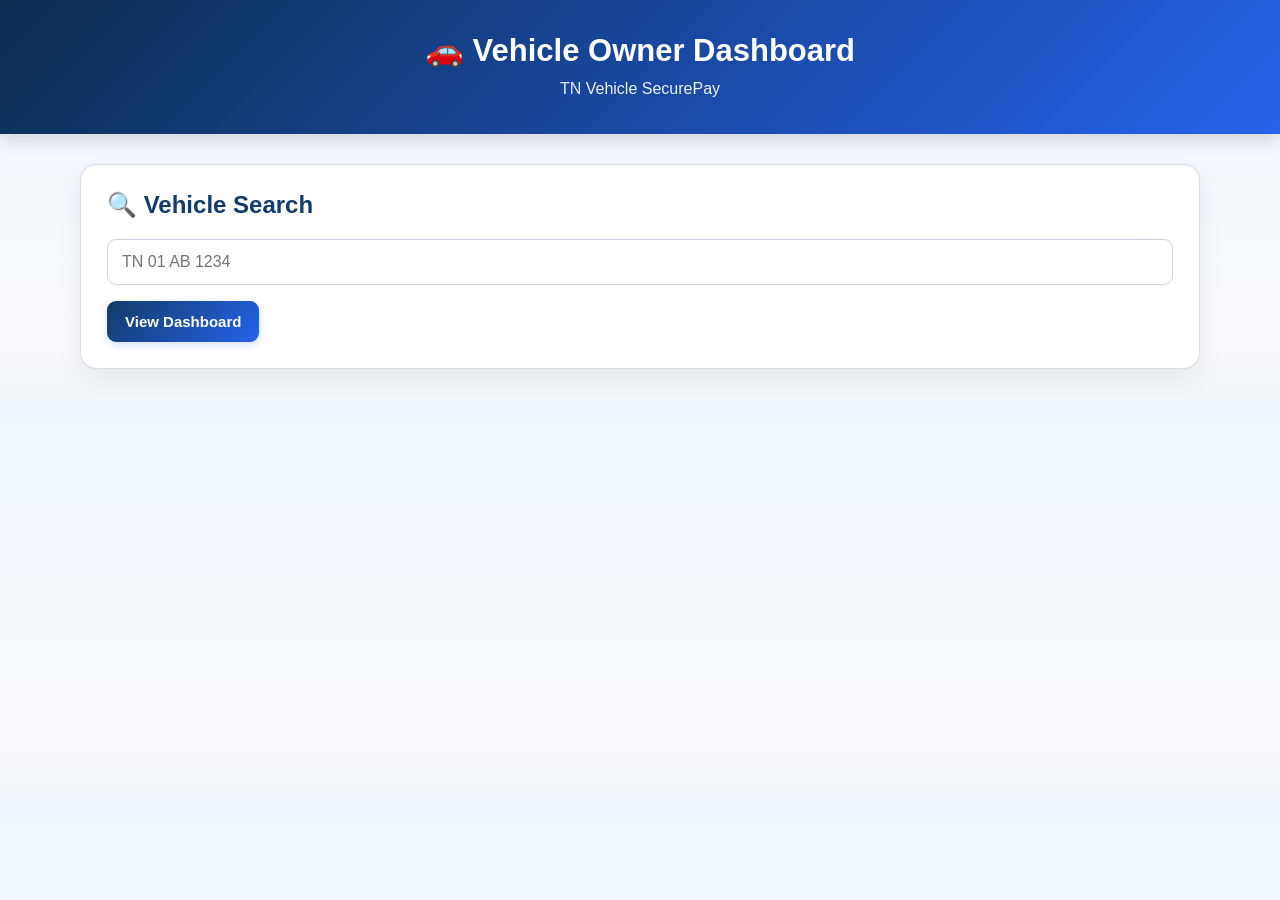
<file: owner-dashboard.html>
<!DOCTYPE html>
<html lang="en">
<head>
    <meta charset="UTF-8">

    <meta
        name="viewport"
        content="width=device-width, initial-scale=1.0"
    >

    <title>Vehicle Owner Dashboard</title>

    <link rel="stylesheet" href="style.css">

    <style>
        .hidden {
            display: none;
        }

        .fine-card,
        .history-card,
        .notification-card {
            padding: 18px;
            margin-bottom: 14px;
            border: 1px solid #dbe4ee;
            border-radius: 12px;
            background: #f8fafc;
        }

        .notification-card {
            border-left: 5px solid #2563eb;
        }

        .notification-success {
            border-left-color: #16a34a;
            background: #f0fdf4;
        }

        .notification-danger {
            border-left-color: #dc2626;
            background: #fef2f2;
        }

        .notification-time {
            color: #64748b;
            font-size: 13px;
        }

        .reminder {
            padding: 16px;
            margin-bottom: 12px;
            border-radius: 10px;
        }

        .reminder-normal,
        .reminder-paid {
            color: #166534;
            border: 1px solid #86efac;
            background: #f0fdf4;
        }

        .reminder-warning {
            color: #854d0e;
            border: 1px solid #fde047;
            background: #fefce8;
        }

        .reminder-danger {
            color: #991b1b;
            border: 1px solid #fca5a5;
            background: #fef2f2;
        }

        .pending {
            color: #dc2626;
            font-weight: bold;
        }

        .paid {
            color: #15803d;
            font-weight: bold;
        }

        .receipt-button {
            margin-left: 8px;
            background: #2563eb;
        }

        .receipt-box {
            width: min(700px, 92%);
            margin: 30px auto;
            padding: 30px;
            border: 2px solid #1d4ed8;
            border-radius: 14px;
            background: white;
        }

        .receipt-header {
            padding-bottom: 15px;
            text-align: center;
            border-bottom: 1px dashed #94a3b8;
        }

        .receipt-row {
            display: flex;
            justify-content: space-between;
            gap: 18px;
            padding: 11px 0;
            border-bottom: 1px solid #e2e8f0;
        }

        @media print {
            body * {
                visibility: hidden;
            }

            #receiptModal,
            #receiptModal * {
                visibility: visible;
            }

            #receiptModal {
                display: block !important;
                position: absolute;
                top: 0;
                left: 0;
                width: 100%;
            }

            .no-print {
                display: none !important;
            }
        }
    </style>
</head>

<body>

    <header>
        <h1>🚗 Vehicle Owner Dashboard</h1>
        <p>TN Vehicle SecurePay</p>
    </header>

    <div class="container">

        <div class="card">
            <h2>🔍 Vehicle Search</h2>

            <input
                id="vehicleNumber"
                type="text"
                placeholder="TN 01 AB 1234"
            >

            <button onclick="loadDashboard()">
                View Dashboard
            </button>

            <div id="message"></div>
        </div>

        <div id="dashboard" class="hidden">

            <div class="card">
                <h2>🚗 Vehicle Information</h2>

                <div class="grid">
                    <div class="info">
                        Vehicle Number
                        <strong id="vehicle">-</strong>
                    </div>

                    <div class="info">
                        Owner Name
                        <strong id="owner">-</strong>
                    </div>

                    <div class="info">
                        Licence
                        <strong id="licence">-</strong>
                    </div>

                    <div class="info">
                        Identity
                        <strong id="identity">-</strong>
                    </div>

                    <div class="info">
                        Vehicle Status
                        <strong id="vehicleStatus">-</strong>
                    </div>
                </div>
            </div>

            <div id="stolenAlert" class="hidden">
                <div class="reminder reminder-danger">
                    🚨 <strong>VEHICLE ALERT</strong>
                    <br><br>
                    This vehicle has been flagged as <strong>STOLEN</strong>.
                    <br>
                    Please contact Transport Authority or Police Department.
                </div>
            </div>

            <div class="card">
                <h2>🔔 Notifications</h2>
                <div id="notificationArea">Loading notifications...</div>
            </div>

            <div class="card">
                <h2>💰 Fine Summary</h2>

                <div class="dashboard-grid">
                    <div class="stat-card">
                        <h4>Total Fine</h4>
                        <p id="totalFine">₹0</p>
                    </div>

                    <div class="stat-card">
                        <h4>Pending Amount</h4>
                        <p id="pendingAmount">₹0</p>
                    </div>

                    <div class="stat-card">
                        <h4>Paid Amount</h4>
                        <p id="paidAmount">₹0</p>
                    </div>

                    <div class="stat-card">
                        <h4>Pending Fines</h4>
                        <p id="pendingFines">0</p>
                    </div>

                    <div class="stat-card">
                        <h4>Paid Fines</h4>
                        <p id="paidFines">0</p>
                    </div>
                </div>
            </div>

            <div class="card">
                <h2>🔔 Payment Reminder</h2>
                <div id="reminderArea">Checking due dates...</div>
            </div>

            <div class="card">
                <h2>💳 Auto-Pay</h2>
                <div id="autoPayBox">Loading...</div>
            </div>

            <div class="card">
                <h2>💰 Fine Records</h2>
                <div id="fineRecords">Loading...</div>
            </div>

            <div class="card">
                <h2>📜 Payment History</h2>
                <div id="paymentHistory">Loading...</div>
            </div>

            <button onclick="goHome()">🏠 Back to Home</button>
        </div>
    </div>

    <div id="receiptModal" class="hidden">
        <div class="receipt-box">
            <div class="receipt-header">
                <h1>🧾 TN Vehicle SecurePay</h1>
                <p>Digital Fine Payment Receipt</p>
            </div>

            <div id="receiptContent"></div>

            <br>

            <div
                class="no-print"
                style="text-align:center;"
            >
                <button onclick="window.print()">🖨️ Print Receipt</button>
                <button onclick="closeReceipt()">Close</button>
            </div>
        </div>
    </div>

    <script>
        const API_URL = "https://mywebsite-6miv.onrender.com";
        let currentVehicleNumber = "";

        function formatDate(value) {
            if (!value) return "-";

            return new Date(value).toLocaleDateString("en-IN", {
                day: "2-digit",
                month: "short",
                year: "numeric"
            });
        }

        function formatDateTime(value) {
            if (!value) return "-";

            return new Date(value).toLocaleString("en-IN", {
                dateStyle: "medium",
                timeStyle: "short"
            });
        }

        function escapeHtml(value) {
            return String(value || "-")
                .replace(/&/g, "&amp;")
                .replace(/</g, "&lt;")
                .replace(/>/g, "&gt;");
        }

        async function loadDashboard() {
            const vehicleNumber = document
                .getElementById("vehicleNumber")
                .value
                .trim()
                .toUpperCase();

            const message = document.getElementById("message");

            if (!vehicleNumber) {
                message.innerHTML = `
                    <div class="error">
                        ❌ Enter vehicle number.
                    </div>
                `;
                return;
            }

            try {
                const response = await fetch(
                    `${API_URL}/api/officer/vehicle/${encodeURIComponent(vehicleNumber)}`
                );

                const data = await response.json();

                if (!response.ok) {
                    message.innerHTML = `
                        <div class="error">
                            ❌ ${data.message}
                        </div>
                    `;
                    return;
                }

                currentVehicleNumber = vehicleNumber;

                document
                    .getElementById("dashboard")
                    .classList
                    .remove("hidden");

                showVehicle(data.vehicle);
                showFines(data.fines);

                await loadNotifications(vehicleNumber);
                await loadPaymentHistory(vehicleNumber);

                message.innerHTML = `
                    <div class="success">
                        ✅ Dashboard loaded successfully.
                    </div>
                `;
            } catch (error) {
                message.innerHTML = `
                    <div class="error">
                        ❌ Backend connection failed.
                        <br><br>
                        Run: <strong>node server.js</strong>
                    </div>
                `;
            }
        }

        function showVehicle(vehicle) {
            document.getElementById("vehicle").textContent =
                vehicle.vehicleNumber;

            document.getElementById("owner").textContent =
                vehicle.ownerName;

            document.getElementById("licence").textContent =
                "✅ " + vehicle.licenceStatus;

            document.getElementById("identity").textContent =
                "✅ " + vehicle.aadhaarStatus;

            document.getElementById("vehicleStatus").textContent =
                vehicle.vehicleStatus;

            const stolenAlert =
                document.getElementById("stolenAlert");

            if (vehicle.stolen === true) {
                stolenAlert.classList.remove("hidden");
            } else {
                stolenAlert.classList.add("hidden");
            }

            document.getElementById("autoPayBox").innerHTML = `
                <p><strong>Status:</strong> ${escapeHtml(vehicle.autoDebitStatus)}</p>
                <p><strong>Bank:</strong> ${escapeHtml(vehicle.bankName)}</p>
                <p><strong>Account:</strong> ${escapeHtml(vehicle.bankAccountMasked)}</p>
                <p><strong>Authorization:</strong> ${vehicle.authorizationMonths} Months</p>

                <div class="reminder reminder-warning">
                    ℹ️ This is a demo Auto-Pay feature. No real bank transaction occurs.
                </div>
            `;
        }

        async function loadNotifications(vehicleNumber) {
            const notificationArea =
                document.getElementById("notificationArea");

            try {
                const response = await fetch(
                    `${API_URL}/api/notifications/${encodeURIComponent(vehicleNumber)}`
                );

                const data = await response.json();

                if (!data.notifications.length) {
                    notificationArea.innerHTML = `
                        <div class="reminder reminder-normal">
                            ✅ No new notifications.
                        </div>
                    `;
                    return;
                }

                notificationArea.innerHTML =
                    data.notifications.map(function (notification) {
                        const typeClass =
                            notification.type === "danger"
                                ? "notification-danger"
                                : "notification-success";

                        const icon =
                            notification.type === "danger"
                                ? "🚨"
                                : "✅";

                        return `
                            <div class="notification-card ${typeClass}">
                                <strong>${icon} ${escapeHtml(notification.title)}</strong>
                                <p>${escapeHtml(notification.message)}</p>
                                <span class="notification-time">
                                    ${formatDateTime(notification.dateTime)}
                                </span>
                            </div>
                        `;
                    }).join("");
            } catch (error) {
                notificationArea.innerHTML = `
                    <div class="error">
                        ❌ Notifications loading failed.
                    </div>
                `;
            }
        }

        function showFines(fines) {
            let totalFine = 0;
            let pendingAmount = 0;
            let paidAmount = 0;
            let pendingCount = 0;
            let paidCount = 0;

            fines.forEach(function (fine) {
                const amount = Number(fine.fineAmount || 0);

                totalFine += amount;

                if (String(fine.status).toLowerCase() === "paid") {
                    paidAmount += amount;
                    paidCount++;
                } else {
                    pendingAmount += amount;
                    pendingCount++;
                }
            });

            document.getElementById("totalFine").textContent =
                "₹" + totalFine;

            document.getElementById("pendingAmount").textContent =
                "₹" + pendingAmount;

            document.getElementById("paidAmount").textContent =
                "₹" + paidAmount;

            document.getElementById("pendingFines").textContent =
                pendingCount;

            document.getElementById("paidFines").textContent =
                paidCount;

            showReminder(fines);

            const fineRecords =
                document.getElementById("fineRecords");

            fineRecords.innerHTML = fines.map(function (fine) {
                const isPaid =
                    String(fine.status).toLowerCase() === "paid";

                return `
                    <div class="fine-card">
                        <p><strong>Fine ID:</strong> ${fine.id}</p>
                        <p><strong>Violation:</strong> ${escapeHtml(fine.violation)}</p>
                        <p><strong>Amount:</strong> ₹${fine.fineAmount}</p>
                        <p><strong>Due Date:</strong> ${formatDate(fine.dueDate)}</p>

                        <p>
                            <strong>Status:</strong>
                            <span class="${isPaid ? "paid" : "pending"}">
                                ${isPaid ? "✅ PAID" : "⚠️ PENDING"}
                            </span>
                        </p>

                        ${
                            isPaid
                                ? `
                                    <button
                                        class="receipt-button"
                                        onclick="viewReceipt(${fine.id})"
                                    >
                                        🧾 View Receipt
                                    </button>
                                `
                                : `
                                    <button onclick="payFine(${fine.id})">
                                        💳 Pay Now by Demo Auto-Pay
                                    </button>
                                `
                        }
                    </div>
                `;
            }).join("");
        }

        function showReminder(fines) {
            const pendingFines = fines.filter(function (fine) {
                return String(fine.status).toLowerCase() !== "paid";
            });

            const reminderArea =
                document.getElementById("reminderArea");

            if (!pendingFines.length) {
                reminderArea.innerHTML = `
                    <div class="reminder reminder-paid">
                        ✅ All fine payments are completed.
                    </div>
                `;
                return;
            }

            reminderArea.innerHTML = pendingFines.map(function (fine) {
                return `
                    <div class="reminder reminder-warning">
                        ⚠️ Fine #${fine.id}: ₹${fine.fineAmount}
                        — Due on ${formatDate(fine.dueDate)}
                    </div>
                `;
            }).join("");
        }

        async function payFine(fineId) {
            const confirmed = confirm(
                "Pay this fine using Demo Auto-Pay?"
            );

            if (!confirmed) return;

            try {
                const response = await fetch(
                    `${API_URL}/api/fines/${fineId}/auto-debit`,
                    {
                        method: "PUT",
                        headers: {
                            "Content-Type": "application/json"
                        }
                    }
                );

                const data = await response.json();

                if (!response.ok) {
                    alert("❌ " + data.message);
                    return;
                }

                alert("✅ " + data.message);

                await loadDashboard();
                viewReceipt(fineId);
            } catch (error) {
                alert("❌ Payment failed.");
            }
        }

        async function loadPaymentHistory(vehicleNumber) {
            const paymentHistory =
                document.getElementById("paymentHistory");

            const response = await fetch(
                `${API_URL}/api/payment-history/${encodeURIComponent(vehicleNumber)}`
            );

            const history = await response.json();

            if (!history.length) {
                paymentHistory.innerHTML = `
                    <div class="reminder reminder-normal">
                        ℹ️ No completed payments yet.
                    </div>
                `;
                return;
            }

            paymentHistory.innerHTML = history.map(function (fine) {
                return `
                    <div class="history-card">
                        <p><strong>Fine ID:</strong> ${fine.id}</p>
                        <p><strong>Amount Paid:</strong> ₹${fine.fineAmount}</p>
                        <p><strong>Method:</strong> ${escapeHtml(fine.paymentMethod)}</p>
                        <p><strong>Paid Date:</strong> ${formatDate(fine.paidDate)}</p>

                        <button
                            class="receipt-button"
                            onclick="viewReceipt(${fine.id})"
                        >
                            🧾 View Receipt
                        </button>
                    </div>
                `;
            }).join("");
        }

        async function viewReceipt(fineId) {
            const response = await fetch(
                `${API_URL}/api/receipt/${fineId}`
            );

            const data = await response.json();

            if (!response.ok) {
                alert("❌ " + data.message);
                return;
            }

            const fine = data.fine;
            const vehicle = data.vehicle;

            document.getElementById("receiptContent").innerHTML = `
                <div class="receipt-row">
                    <strong>Receipt Number</strong>
                    <span>${escapeHtml(fine.receiptNumber)}</span>
                </div>

                <div class="receipt-row">
                    <strong>Vehicle Number</strong>
                    <span>${escapeHtml(fine.vehicleNumber)}</span>
                </div>

                <div class="receipt-row">
                    <strong>Owner Name</strong>
                    <span>${escapeHtml(vehicle.ownerName)}</span>
                </div>

                <div class="receipt-row">
                    <strong>Fine ID</strong>
                    <span>${fine.id}</span>
                </div>

                <div class="receipt-row">
                    <strong>Amount Paid</strong>
                    <span>₹${fine.fineAmount}</span>
                </div>

                <div class="receipt-row">
                    <strong>Payment Method</strong>
                    <span>${escapeHtml(fine.paymentMethod)}</span>
                </div>

                <div class="receipt-row">
                    <strong>Paid Date</strong>
                    <span>${formatDate(fine.paidDate)}</span>
                </div>
            `;

            document
                .getElementById("receiptModal")
                .classList
                .remove("hidden");
        }

        function closeReceipt() {
            document
                .getElementById("receiptModal")
                .classList
                .add("hidden");
        }

        function goHome() {
            window.location.href = "index.html";
        }

        const demoVehicle = new URLSearchParams(
            window.location.search
        ).get("vehicle");

        if (demoVehicle) {
            document.getElementById("vehicleNumber").value =
                demoVehicle;

            loadDashboard();
        }
    </script>

</body>
</html>
</file>
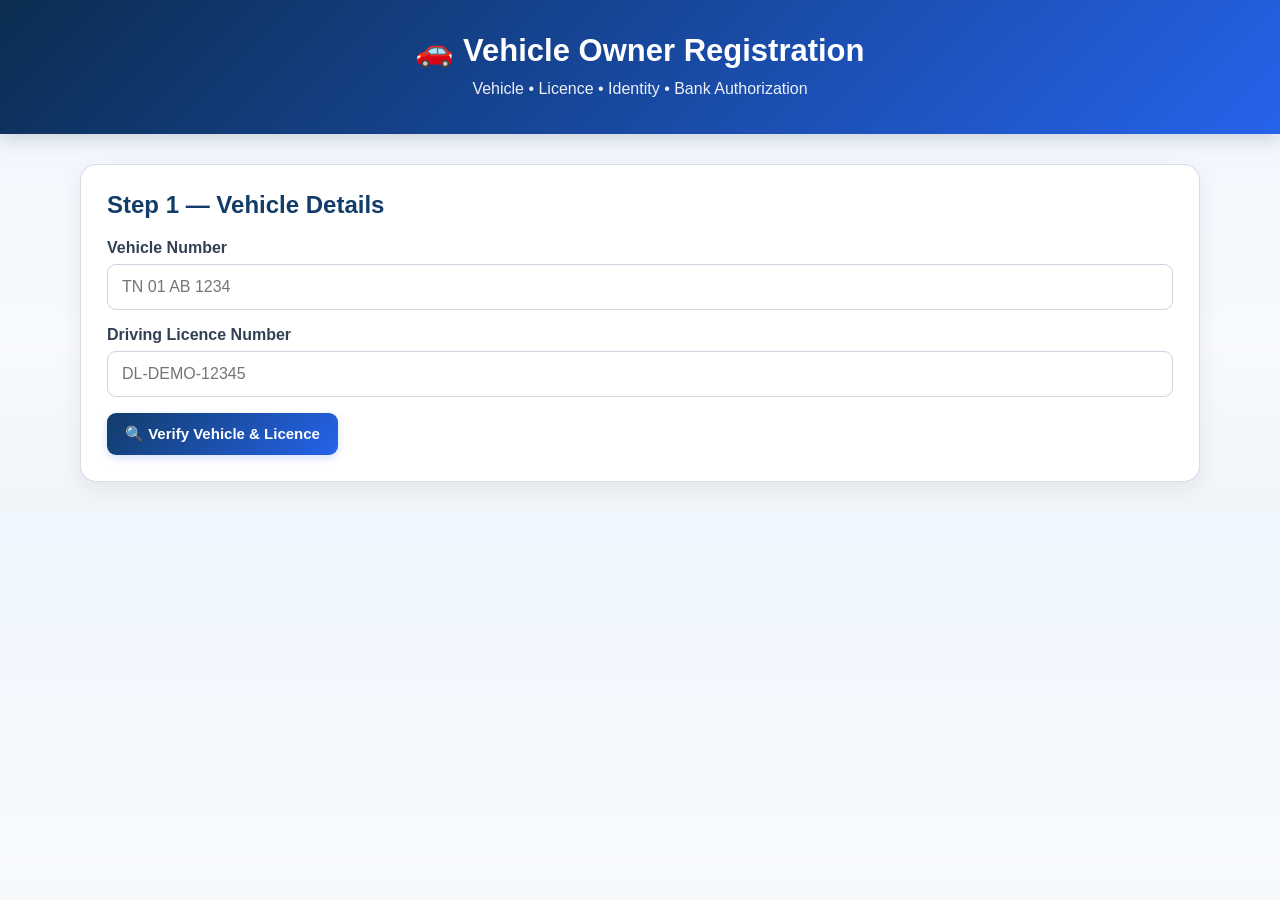
<file: owner-register.html>
<!DOCTYPE html>
<html lang="en">

<head>

    <meta charset="UTF-8">

    <meta name="viewport"
          content="width=device-width, initial-scale=1.0">

    <title>Owner Registration</title>

    <link rel="stylesheet" href="style.css">

</head>


<body>


<header>

    <h1>
        🚗 Vehicle Owner Registration
    </h1>

    <p>
        Vehicle • Licence • Identity • Bank Authorization
    </p>

</header>



<div class="container">


    <!-- =========================================
         STEP 1
    ========================================== -->

    <div class="card">

        <h2>
            Step 1 — Vehicle Details
        </h2>


        <label>
            Vehicle Number
        </label>

        <input
            id="vehicleNumber"
            type="text"
            placeholder="TN 01 AB 1234"
        >


        <label>
            Driving Licence Number
        </label>

        <input
            id="licenceNumber"
            type="text"
            placeholder="DL-DEMO-12345"
        >


        <button onclick="verifyVehicle()">

            🔍 Verify Vehicle & Licence

        </button>


        <div id="vehicleMessage"></div>

    </div>



    <!-- =========================================
         STEP 2
    ========================================== -->

    <div
        class="card hidden"
        id="identitySection"
    >

        <h2>
            Step 2 — Identity Verification
        </h2>


        <p>
            Demo identity verification only.
        </p>


        <label>
            Demo Identity ID
        </label>

        <input
            id="identityId"
            type="text"
            placeholder="DEMO-ID-1234"
        >


        <button onclick="verifyIdentity()">

            🆔 Verify Identity

        </button>


        <div id="identityMessage"></div>

    </div>



    <!-- =========================================
         STEP 3
    ========================================== -->

    <div
        class="card hidden"
        id="bankSection"
    >

        <h2>
            Step 3 — Bank Authorization
        </h2>


        <p>
            Demo bank authorization for the project.
        </p>


        <label>
            Bank Name
        </label>

        <input
            id="bankName"
            type="text"
            placeholder="Demo Bank"
        >


        <label>
            Demo Account Number
        </label>

        <input
            id="accountNumber"
            type="text"
            placeholder="1234567890"
        >


        <button onclick="activateAutoPay()">

            🏦 Activate 3-Month Auto-Pay

        </button>


        <div id="bankMessage"></div>

    </div>



    <!-- =========================================
         FINAL STATUS
    ========================================== -->

    <div
        class="card hidden"
        id="finalSection"
    >

        <h2>
            🎉 Registration Completed
        </h2>


        <div class="success">

            <h3>
                Vehicle Successfully Registered
            </h3>


            <p>
                🚗 Vehicle:
                <strong id="finalVehicle"></strong>
            </p>


            <p>
                🪪 Licence:
                <span class="verified">
                    ✅ Verified
                </span>
            </p>


            <p>
                🆔 Identity:
                <span class="verified">
                    ✅ Verified
                </span>
            </p>


            <p>
                🏦 Bank:
                <strong id="finalBank"></strong>
            </p>


            <p>
                💳 Auto-Pay:
                <span class="verified">
                    🟢 ACTIVE
                </span>
            </p>


            <p>
                📅 Authorization:
                <strong>
                    3 Months
                </strong>
            </p>


            <hr>


            <p class="demo-warning">

                ⚠️ This is a project demonstration.
                No real Aadhaar verification or
                bank transaction is performed.

            </p>

        </div>

    </div>


</div>



<script>

const API_URL = "https://mywebsite-6miv.onrender.com";


let registeredVehicle = "";



// =================================================
// STEP 1 — VEHICLE VERIFICATION
// =================================================

function verifyVehicle() {

    const vehicle =
        document
            .getElementById("vehicleNumber")
            .value
            .trim()
            .toUpperCase();


    const licence =
        document
            .getElementById("licenceNumber")
            .value
            .trim();


    const message =
        document
            .getElementById("vehicleMessage");


    if (
        vehicle === "" ||
        licence === ""
    ) {

        message.innerHTML = `

            <div class="error">

                ❌ Please enter vehicle number
                and licence number.

            </div>

        `;

        return;

    }


    registeredVehicle =
        vehicle;


    message.innerHTML = `

        <div class="success">

            <h3>
                ✅ Vehicle Verified
            </h3>

            <p>
                Vehicle:
                <strong>
                    ${vehicle}
                </strong>
            </p>

            <p>
                Licence:
                <span class="verified">
                    ✅ Verified
                </span>
            </p>

        </div>

    `;


    document
        .getElementById("identitySection")
        .classList
        .remove("hidden");

}



// =================================================
// STEP 2 — IDENTITY VERIFICATION
// =================================================

function verifyIdentity() {

    const identity =
        document
            .getElementById("identityId")
            .value
            .trim();


    const message =
        document
            .getElementById("identityMessage");


    if (identity === "") {

        message.innerHTML = `

            <div class="error">

                ❌ Enter demo identity ID.

            </div>

        `;

        return;

    }


    message.innerHTML = `

        <div class="success">

            <h3>
                🆔 Identity Verified
            </h3>

            <p>
                Status:
                <span class="verified">
                    ✅ VERIFIED
                </span>
            </p>

            <p>
                Identity information is masked
                for privacy.
            </p>

        </div>

    `;


    document
        .getElementById("bankSection")
        .classList
        .remove("hidden");

}



// =================================================
// STEP 3 — AUTO PAY
// =================================================

async function activateAutoPay() {

    const bankName =
        document
            .getElementById("bankName")
            .value
            .trim();


    const accountNumber =
        document
            .getElementById("accountNumber")
            .value
            .trim();


    const message =
        document
            .getElementById("bankMessage");


    if (
        bankName === "" ||
        accountNumber === ""
    ) {

        message.innerHTML = `

            <div class="error">

                ❌ Please enter demo bank
                details.

            </div>

        `;

        return;

    }


    if (registeredVehicle === "") {

        message.innerHTML = `

            <div class="error">

                ❌ Vehicle verification
                is required first.

            </div>

        `;

        return;

    }


    try {

        const response =
            await fetch(
                `${API_URL}/api/bank-link`,
                {

                    method: "POST",

                    headers: {
                        "Content-Type":
                            "application/json"
                    },

                    body:
                        JSON.stringify({

                            vehicleNumber:
                                registeredVehicle,

                            bankName:
                                bankName,

                            accountNumber:
                                accountNumber

                        })

                }
            );


        const data =
            await response.json();


        if (!response.ok) {

            message.innerHTML = `

                <div class="error">

                    ❌
                    ${data.message}

                </div>

            `;

            return;

        }


        message.innerHTML = `

            <div class="success">

                <h3>
                    🟢 Auto-Pay Activated
                </h3>

                <p>
                    Authorization:
                    <strong>
                        3 Months
                    </strong>
                </p>

            </div>

        `;


        document
            .getElementById("finalVehicle")
            .textContent =
                registeredVehicle;


        document
            .getElementById("finalBank")
            .textContent =
                data.bankName;


        document
            .getElementById("finalSection")
            .classList
            .remove("hidden");


        document
            .getElementById("finalSection")
            .scrollIntoView({
                behavior: "smooth"
            });

    }

    catch (error) {

        console.error(error);


        message.innerHTML = `

            <div class="error">

                ❌ Backend connection failed.

                <br><br>

                Make sure the server is running.

            </div>

        `;

    }

}

</script>


</body>

</html>
</file>
<file: style.css>
/* =====================================================
   TN VEHICLE SECUREPAY — FINAL UI STYLE
===================================================== */

:root {
    --primary: #123c69;
    --primary-dark: #0b2d50;
    --blue: #2563eb;
    --green: #15803d;
    --red: #dc2626;
    --orange: #d97706;
    --text: #1e293b;
    --muted: #64748b;
    --border: #dbe4ee;
    --page: #f1f5f9;
    --card: #ffffff;
}

* {
    box-sizing: border-box;
}

html {
    scroll-behavior: smooth;
}

body {
    margin: 0;
    color: var(--text);
    font-family: Arial, sans-serif;
    background:
        linear-gradient(180deg, #eff6ff 0, #f8fafc 340px, var(--page) 100%);
}

/* =====================================================
   HEADER
===================================================== */

header {
    padding: 32px 20px;
    color: white;
    text-align: center;
    background: linear-gradient(135deg, var(--primary-dark), var(--blue));
    box-shadow: 0 4px 18px rgba(15, 23, 42, 0.18);
}

header h1 {
    margin: 0 0 8px;
    color: white;
    font-size: 31px;
}

header p {
    margin: 0;
    opacity: 0.92;
    font-size: 16px;
}

/* =====================================================
   LAYOUT
===================================================== */

.container {
    width: min(1120px, 94%);
    margin: 30px auto;
}

.card,
.owner-card {
    margin-bottom: 22px;
    padding: 26px;
    border: 1px solid rgba(203, 213, 225, 0.8);
    border-radius: 16px;
    background: var(--card);
    box-shadow: 0 8px 24px rgba(15, 23, 42, 0.07);
}

/* =====================================================
   HEADINGS
===================================================== */

h1,
h2,
h3,
h4 {
    color: var(--primary);
}

h2 {
    margin-top: 0;
    font-size: 24px;
}

h3 {
    font-size: 19px;
}

p {
    line-height: 1.55;
}

/* =====================================================
   FORMS
===================================================== */

label {
    display: block;
    margin: 16px 0 7px;
    color: #334155;
    font-weight: bold;
}

input,
select {
    width: 100%;
    padding: 13px 14px;
    border: 1px solid #cbd5e1;
    border-radius: 9px;
    outline: none;
    color: var(--text);
    font-size: 16px;
    background: #ffffff;
    transition: 0.2s ease;
}

input:focus,
select:focus {
    border-color: var(--blue);
    box-shadow: 0 0 0 4px rgba(37, 99, 235, 0.14);
}

/* =====================================================
   BUTTONS
===================================================== */

button {
    margin: 16px 8px 0 0;
    padding: 12px 18px;
    border: none;
    border-radius: 9px;
    color: white;
    cursor: pointer;
    font-size: 15px;
    font-weight: bold;
    background: linear-gradient(135deg, var(--primary), var(--blue));
    box-shadow: 0 3px 8px rgba(37, 99, 235, 0.2);
    transition: 0.2s ease;
}

button:hover {
    transform: translateY(-1px);
    filter: brightness(1.05);
    box-shadow: 0 6px 14px rgba(37, 99, 235, 0.28);
}

button:active {
    transform: translateY(0);
}

.danger-button,
.logout {
    background: linear-gradient(135deg, #ef4444, #b91c1c);
}

.normal-button {
    background: linear-gradient(135deg, #16a34a, #15803d);
}

.receipt-button {
    background: linear-gradient(135deg, #2563eb, #1d4ed8);
}

/* =====================================================
   GRID
===================================================== */

.grid {
    display: grid;
    grid-template-columns: repeat(auto-fit, minmax(205px, 1fr));
    gap: 15px;
    margin-top: 18px;
}

.dashboard-grid {
    display: grid;
    grid-template-columns: repeat(auto-fit, minmax(175px, 1fr));
    gap: 15px;
    margin-top: 20px;
}

/* =====================================================
   INFORMATION CARDS
===================================================== */

.info {
    padding: 17px;
    border: 1px solid #e2e8f0;
    border-radius: 12px;
    background: linear-gradient(135deg, #f8fafc, #ffffff);
}

.info strong {
    display: block;
    margin-top: 8px;
    color: var(--primary);
    font-size: 16px;
}

.stat-card {
    position: relative;
    overflow: hidden;
    padding: 19px;
    border: 1px solid #dbeafe;
    border-left: 5px solid var(--blue);
    border-radius: 12px;
    background: linear-gradient(135deg, #eff6ff, #ffffff);
}

.stat-card h4 {
    margin: 0 0 10px;
    color: var(--muted);
    font-size: 14px;
}

.stat-card p {
    margin: 0;
    color: var(--primary);
    font-size: 25px;
    font-weight: bold;
}

/* =====================================================
   FINE, HISTORY & AUDIT CARDS
===================================================== */

.fine-card,
.history-card,
.audit-card,
.notification-card {
    padding: 18px;
    margin-top: 14px;
    border: 1px solid var(--border);
    border-radius: 12px;
    background: #f8fafc;
}

.fine-card {
    border-left: 5px solid var(--blue);
}

.history-card {
    border-left: 5px solid var(--green);
    background: #f0fdf4;
}

.audit-card {
    border-left: 5px solid #7c3aed;
    background: #faf5ff;
}

.fine-card p,
.history-card p,
.audit-card p {
    margin: 8px 0;
}

/* =====================================================
   STATUS TEXT
===================================================== */

.pending,
.pending-text {
    color: var(--red);
    font-weight: bold;
}

.paid,
.paid-text {
    color: var(--green);
    font-weight: bold;
}

.verified {
    color: var(--green);
    font-weight: bold;
}

/* =====================================================
   ALERTS
===================================================== */

.success,
.verification-success,
.normal-card {
    margin-top: 16px;
    padding: 16px;
    border: 1px solid #86efac;
    border-radius: 11px;
    color: #166534;
    background: #f0fdf4;
}

.error {
    margin-top: 16px;
    padding: 16px;
    border: 1px solid #fca5a5;
    border-radius: 11px;
    color: #991b1b;
    background: #fef2f2;
}

.warning {
    margin-top: 16px;
    padding: 16px;
    border: 1px solid #fed7aa;
    border-radius: 11px;
    color: #9a3412;
    background: #fff7ed;
}

.demo-warning {
    margin-top: 14px;
    padding: 13px;
    border: 1px solid #fde68a;
    border-radius: 10px;
    color: #854d0e;
    background: #fffbeb;
}

.stolen-card {
    margin: 16px 0;
    padding: 19px;
    border: 2px solid #ef4444;
    border-radius: 12px;
    color: #991b1b;
    background: linear-gradient(135deg, #fef2f2, #fff1f2);
}

/* =====================================================
   AUTO PAY
===================================================== */

.auto-debit-card {
    margin-top: 20px;
    padding: 20px;
    border: 1px solid #86efac;
    border-radius: 12px;
    background: linear-gradient(135deg, #ecfdf5, #ffffff);
}

.auto-debit-card h3 {
    margin-top: 0;
    color: var(--green);
}

/* =====================================================
   STATUS BADGES
===================================================== */

.status-paid,
.status-pending,
.status-active {
    display: inline-block;
    padding: 5px 10px;
    border-radius: 20px;
    font-size: 13px;
    font-weight: bold;
}

.status-paid,
.status-active {
    color: #166534;
    background: #dcfce7;
}

.status-pending {
    color: #991b1b;
    background: #fee2e2;
}

/* =====================================================
   TABLES
===================================================== */

.table-container {
    overflow-x: auto;
}

table {
    width: 100%;
    margin-top: 18px;
    border-collapse: collapse;
    overflow: hidden;
    border-radius: 10px;
}

th,
td {
    padding: 13px;
    text-align: left;
    border-bottom: 1px solid #e2e8f0;
}

th {
    color: white;
    background: var(--primary);
}

tr:nth-child(even) {
    background: #f8fafc;
}

/* =====================================================
   HIDDEN
===================================================== */

.hidden {
    display: none !important;
}

/* =====================================================
   MOBILE
===================================================== */

@media (max-width: 650px) {
    header {
        padding: 25px 14px;
    }

    header h1 {
        font-size: 25px;
    }

    header p {
        font-size: 14px;
    }

    .container {
        width: 94%;
        margin: 18px auto;
    }

    .card,
    .owner-card {
        padding: 18px;
        border-radius: 13px;
    }

    h2 {
        font-size: 21px;
    }

    .stat-card p {
        font-size: 22px;
    }

    button {
        width: 100%;
        margin-right: 0;
    }

    th,
    td {
        padding: 10px;
        font-size: 13px;
    }
}
</file>
